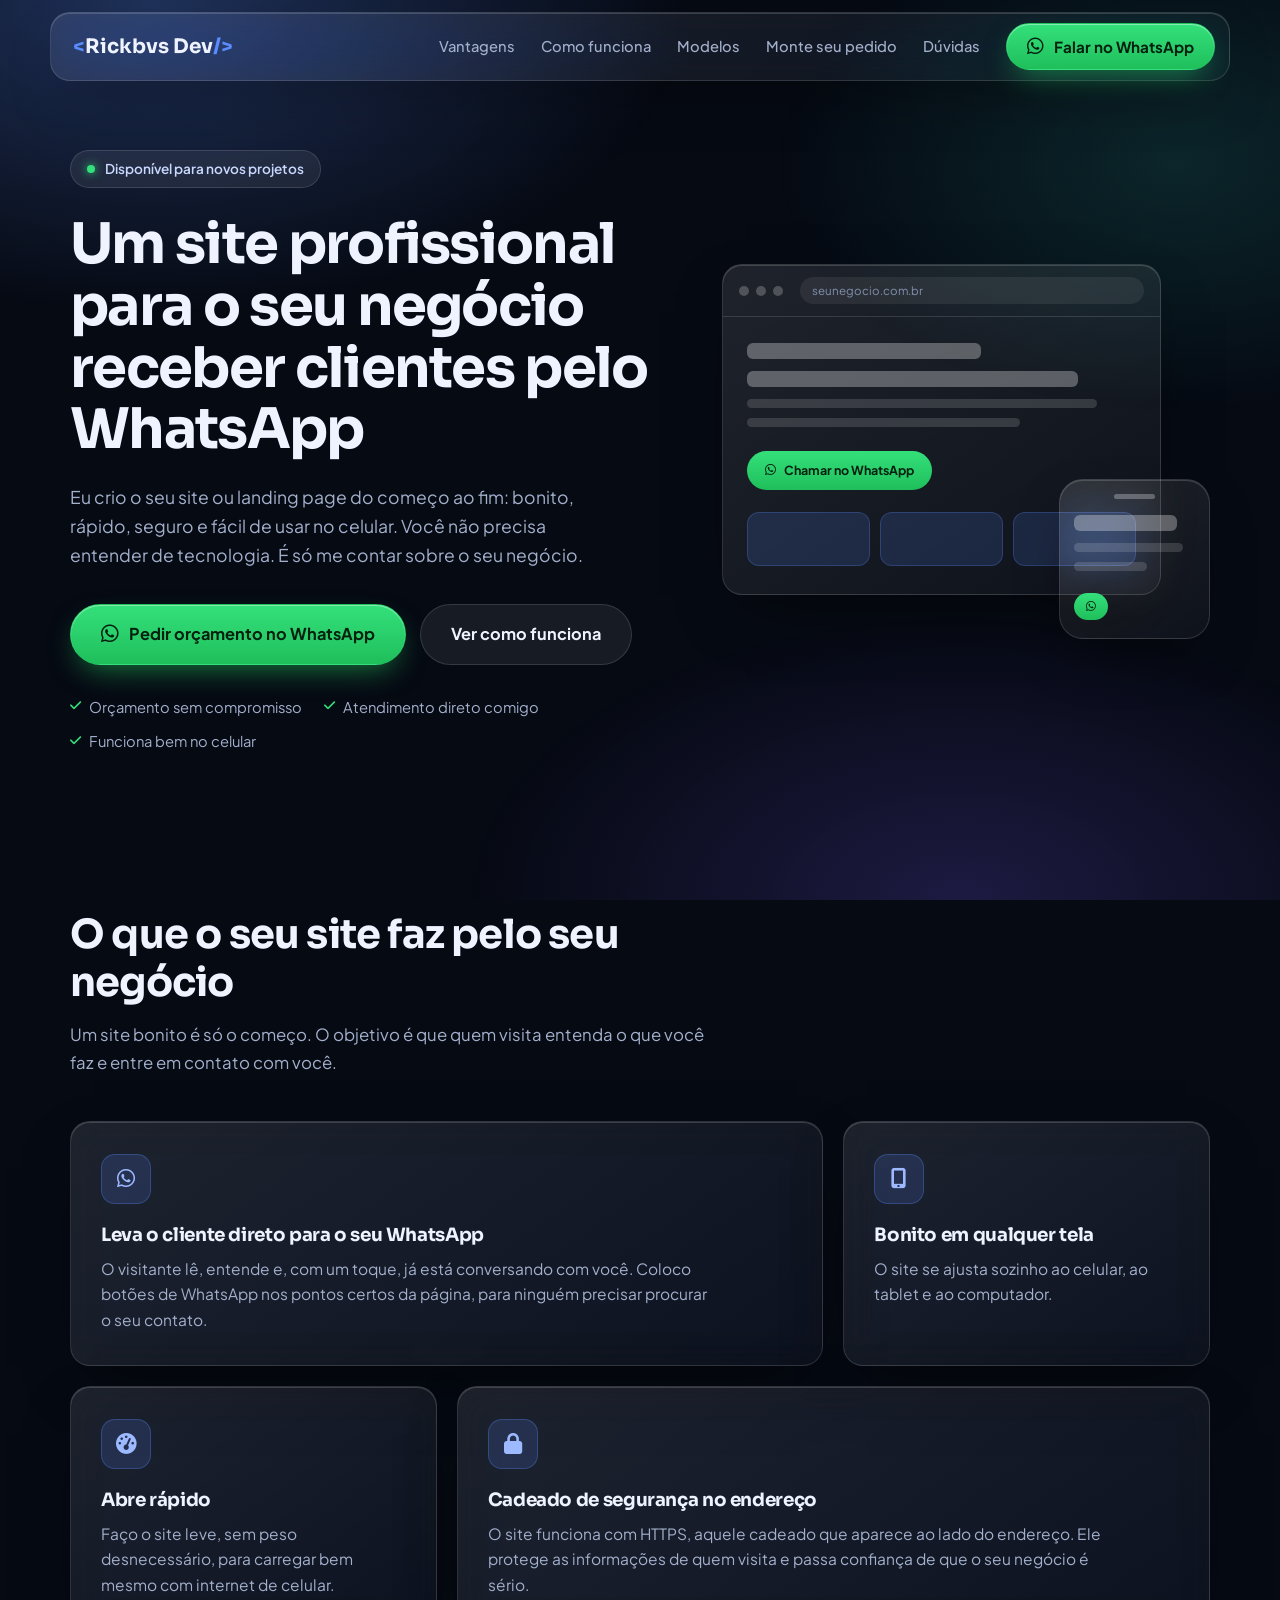
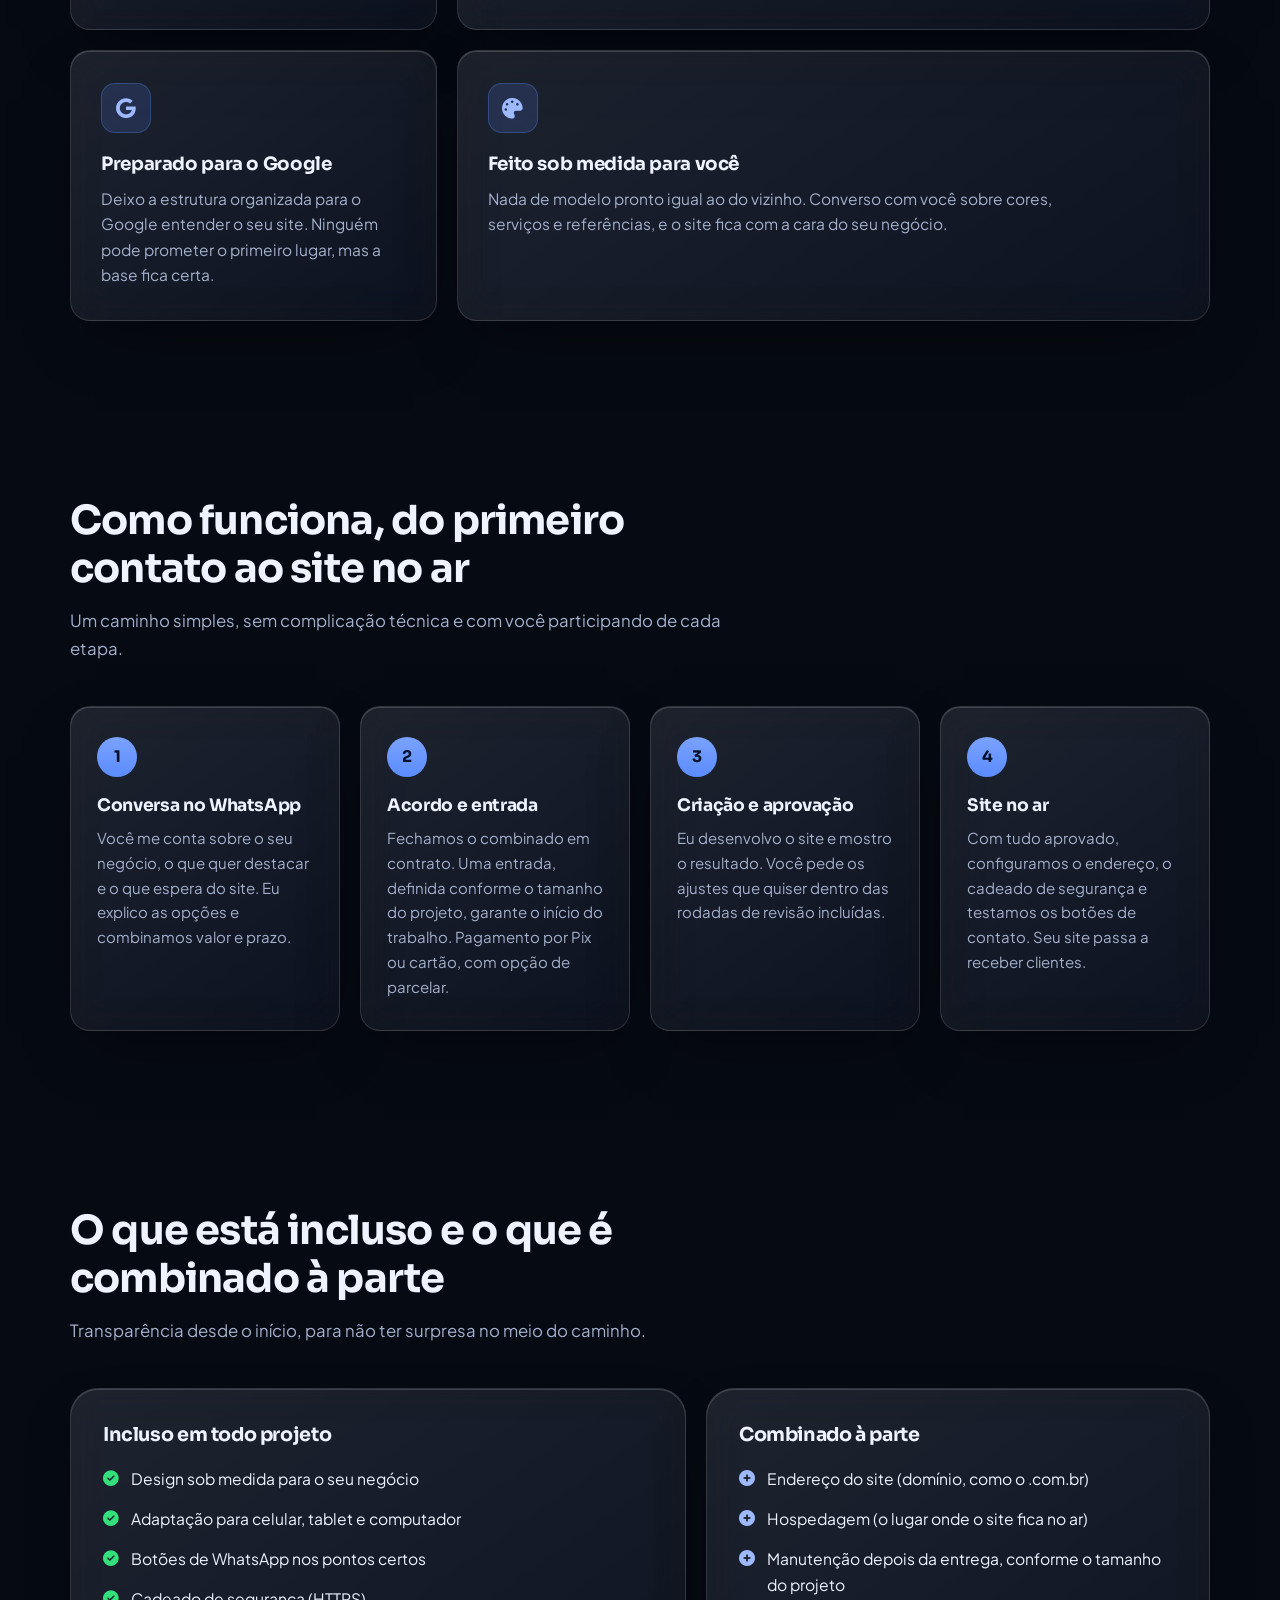
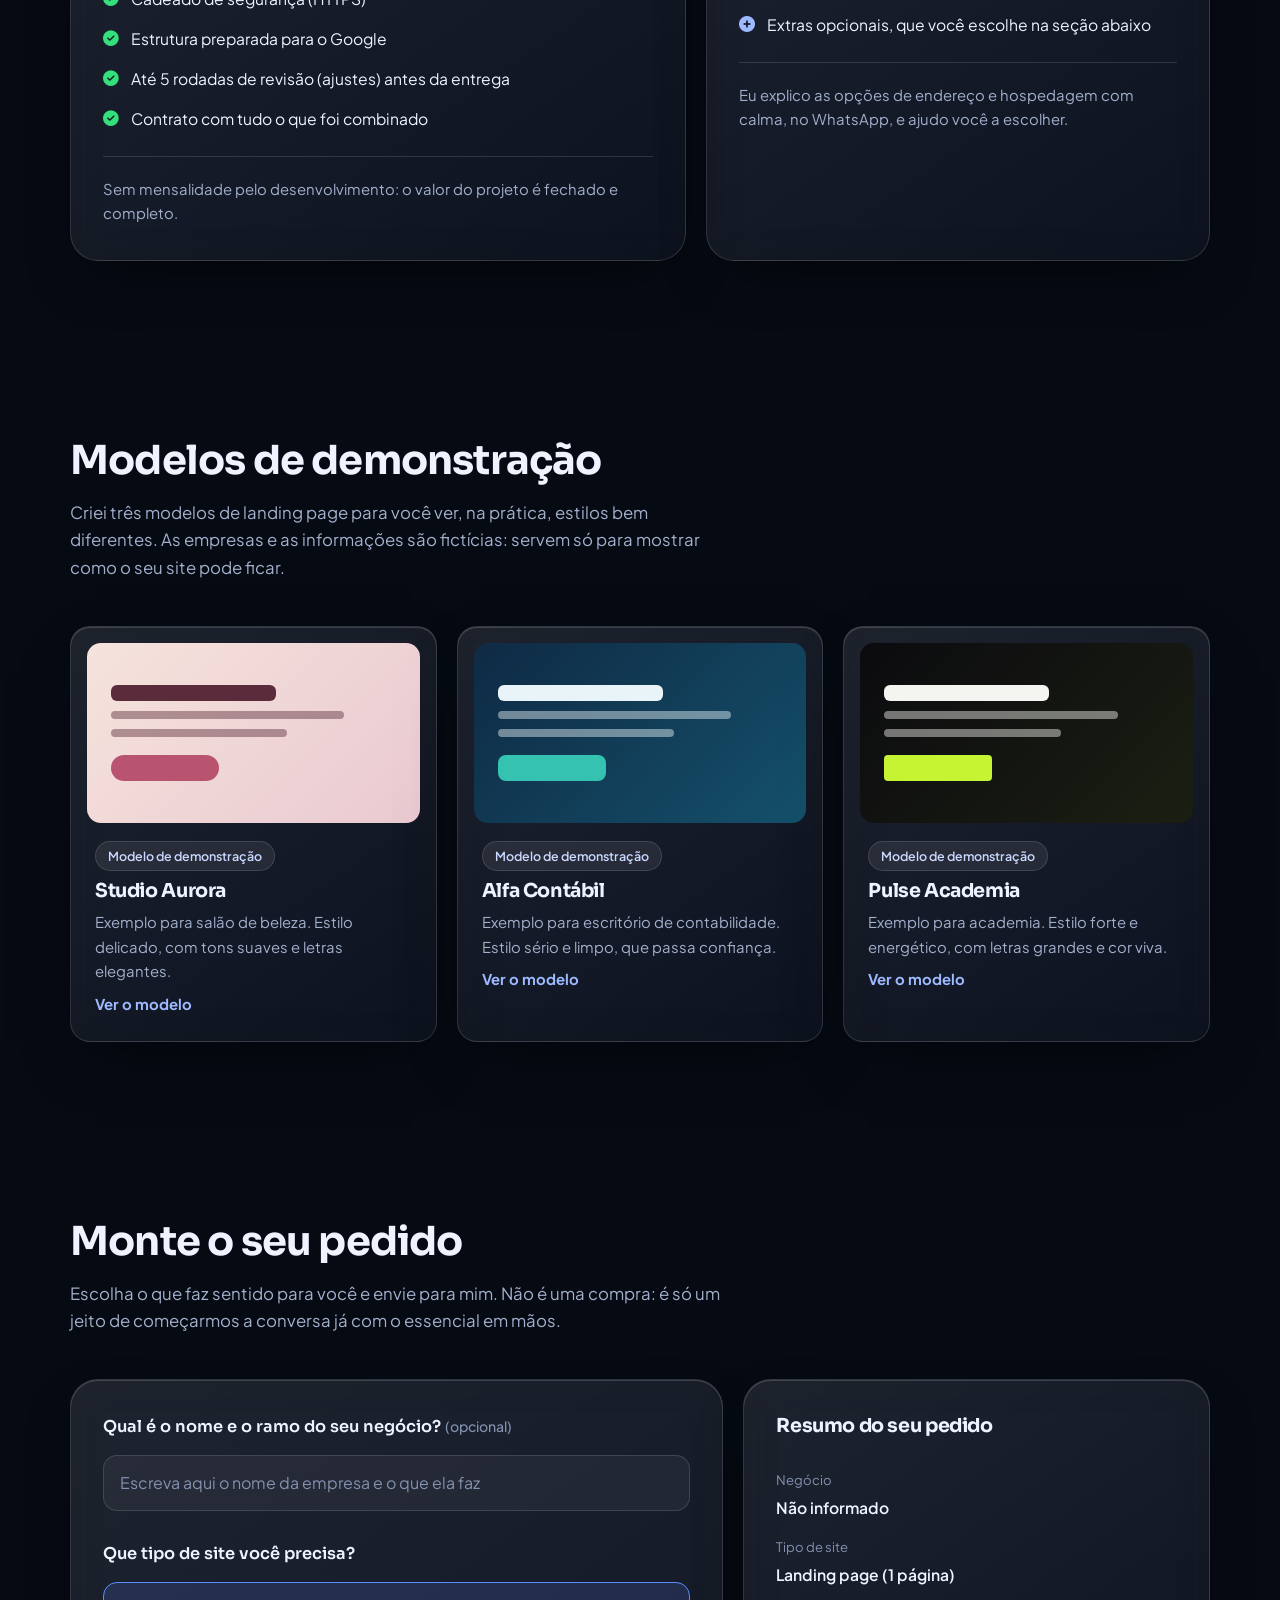
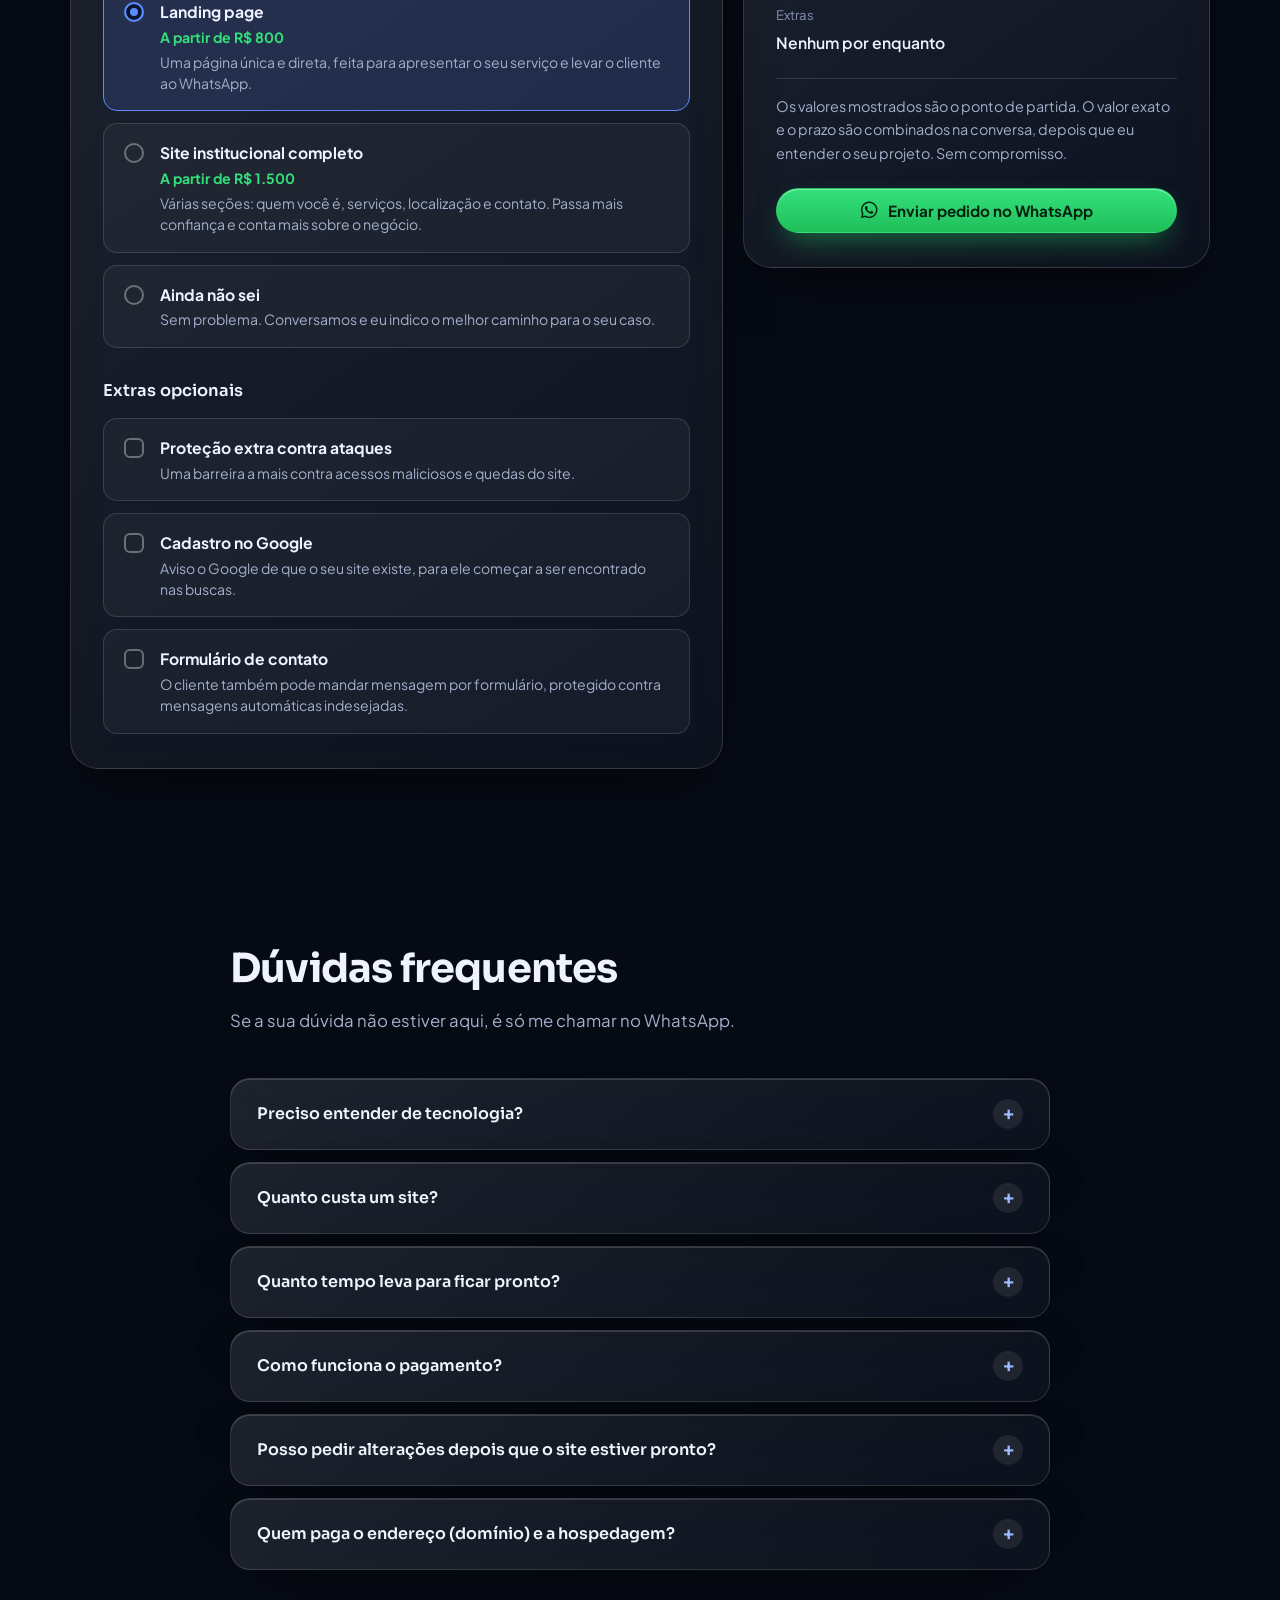
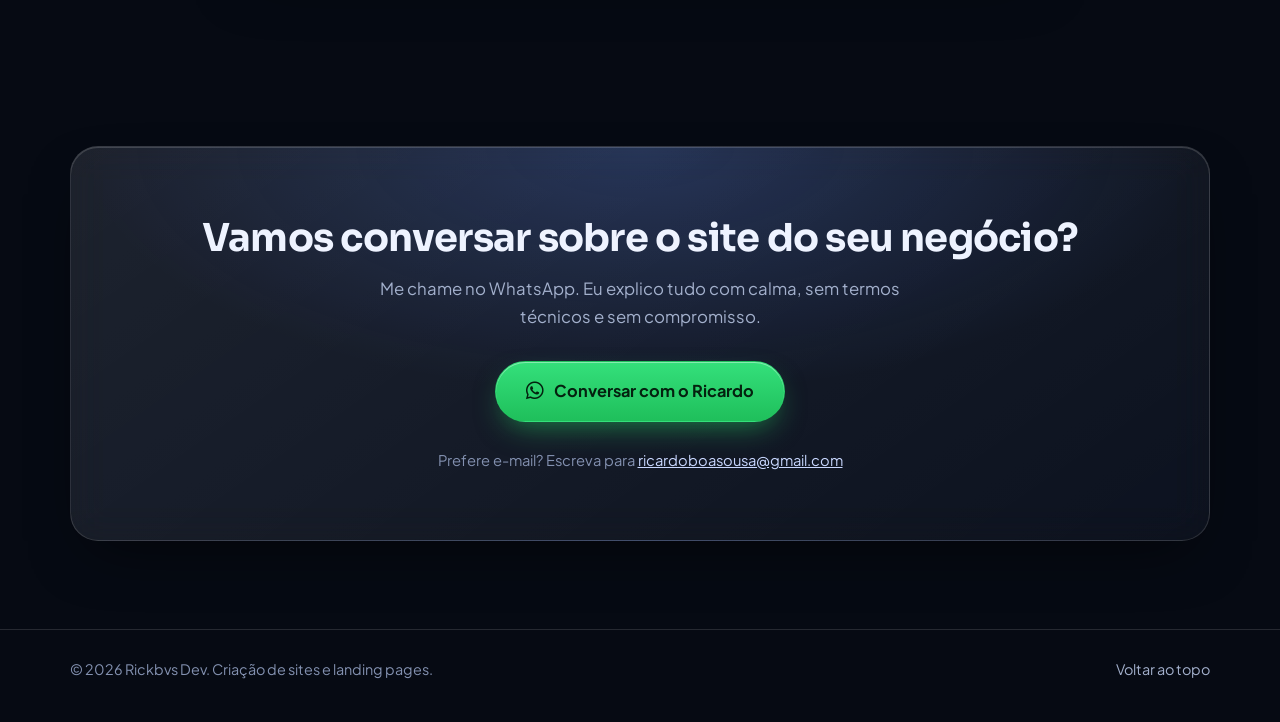
<file: index.html>
<!DOCTYPE html>
<html lang="pt-BR">
<head>
  <meta charset="UTF-8">
  <meta name="viewport" content="width=device-width, initial-scale=1.0">
  <title>Rickbvs Dev | Sites e landing pages que levam clientes ao seu WhatsApp</title>
  <meta name="description" content="Criação de sites e landing pages profissionais para empresas e autônomos: bonitos, rápidos, seguros, ótimos no celular e com botão direto para o WhatsApp. Peça um orçamento sem compromisso.">
  <meta name="theme-color" content="#060a13">
  <link rel="canonical" href="https://rickbvs-dev.vercel.app/">

  <!-- Compartilhamento (WhatsApp, Facebook, LinkedIn) -->
  <meta property="og:type" content="website">
  <meta property="og:locale" content="pt_BR">
  <meta property="og:url" content="https://rickbvs-dev.vercel.app/">
  <meta property="og:title" content="Rickbvs Dev | Sites e landing pages que levam clientes ao seu WhatsApp">
  <meta property="og:description" content="Sites profissionais, rápidos e seguros, feitos sob medida para o seu negócio. Peça um orçamento sem compromisso.">

  <!-- Ícone da aba (desenhado em código, sem precisar de arquivo de imagem) -->
  <link rel="icon" href="data:image/svg+xml,%3Csvg xmlns='http://www.w3.org/2000/svg' viewBox='0 0 64 64'%3E%3Crect width='64' height='64' rx='16' fill='%230c1424'/%3E%3Ctext x='32' y='43' font-family='Arial,sans-serif' font-size='32' font-weight='700' fill='%235b8cff' text-anchor='middle'%3ER%3C/text%3E%3C/svg%3E">

  <!-- Fontes -->
  <link rel="preconnect" href="https://fonts.googleapis.com">
  <link rel="preconnect" href="https://fonts.gstatic.com" crossorigin>
  <link href="https://fonts.googleapis.com/css2?family=Plus+Jakarta+Sans:wght@400;500;600;700&family=Sora:wght@500;600;700&display=swap" rel="stylesheet">

  <!-- Font Awesome (ícones) -->
  <link rel="preload" href="https://cdnjs.cloudflare.com/ajax/libs/font-awesome/6.4.0/css/all.min.css" as="style" onload="this.onload=null;this.rel='stylesheet'">
  <noscript><link rel="stylesheet" href="https://cdnjs.cloudflare.com/ajax/libs/font-awesome/6.4.0/css/all.min.css"></noscript>

  <link rel="stylesheet" href="style.css">

  <!-- Dados para o Google entender quem você é -->
  <script type="application/ld+json">
  {
    "@context": "https://schema.org",
    "@type": "ProfessionalService",
    "name": "Rickbvs Dev",
    "url": "https://rickbvs-dev.vercel.app/",
    "description": "Criação de sites e landing pages profissionais para empresas e profissionais autônomos.",
    "email": "ricardoboasousa@gmail.com",
    "telephone": "+5571996025066"
  }
  </script>
</head>
<body>

  <a class="skip-link" href="#conteudo">Ir para o conteúdo</a>

  <!-- Barra de navegação -->
  <header class="navbar glass" id="navbar">
    <div class="nav-container">
      <a href="#topo" class="nav-logo" aria-label="Rickbvs Dev, voltar ao início">
        <span class="logo-code">&lt;</span>Rickbvs Dev<span class="logo-code">/&gt;</span>
      </a>

      <nav class="nav-menu" id="navMenu" aria-label="Menu principal">
        <a href="#beneficios" class="nav-link">Vantagens</a>
        <a href="#processo" class="nav-link">Como funciona</a>
        <a href="#modelos" class="nav-link">Modelos</a>
        <a href="#pedido" class="nav-link">Monte seu pedido</a>
        <a href="#duvidas" class="nav-link">Dúvidas</a>
        <a href="https://wa.me/5571996025066" data-wa="Olá, Ricardo! Vi o seu site e gostaria de pedir um orçamento." class="btn btn-whatsapp nav-cta">
          <i class="fa-brands fa-whatsapp" aria-hidden="true"></i> Falar no WhatsApp
        </a>
      </nav>

      <button class="nav-toggle" id="navToggle" type="button" aria-label="Abrir menu" aria-expanded="false" aria-controls="navMenu">
        <i class="fa-solid fa-bars" aria-hidden="true"></i>
      </button>
    </div>
  </header>

  <main id="conteudo">

    <!-- Topo -->
    <section class="hero" id="topo">
      <div class="container hero-grid">
        <div class="hero-copy">
          <p class="hero-badge"><span class="pulse-dot" aria-hidden="true"></span> Disponível para novos projetos</p>
          <h1 class="hero-title">Um site profissional para o seu negócio receber clientes pelo WhatsApp</h1>
          <p class="hero-subtitle">
            Eu crio o seu site ou landing page do começo ao fim: bonito, rápido, seguro e fácil de usar no celular. Você não precisa entender de tecnologia. É só me contar sobre o seu negócio.
          </p>
          <div class="hero-actions">
            <a href="https://wa.me/5571996025066" data-wa="Olá, Ricardo! Vi o seu site e gostaria de pedir um orçamento para o meu negócio." class="btn btn-whatsapp btn-large">
              <i class="fa-brands fa-whatsapp" aria-hidden="true"></i> Pedir orçamento no WhatsApp
            </a>
            <a href="#processo" class="btn btn-glass btn-large">Ver como funciona</a>
          </div>
          <ul class="hero-points">
            <li><i class="fa-solid fa-check" aria-hidden="true"></i> Orçamento sem compromisso</li>
            <li><i class="fa-solid fa-check" aria-hidden="true"></i> Atendimento direto comigo</li>
            <li><i class="fa-solid fa-check" aria-hidden="true"></i> Funciona bem no celular</li>
          </ul>
        </div>

        <!-- Ilustração decorativa: um site no computador e no celular -->
        <div class="hero-visual" aria-hidden="true">
          <div class="mock-browser glass">
            <div class="mock-bar">
              <span></span><span></span><span></span>
              <div class="mock-url">seunegocio.com.br</div>
            </div>
            <div class="mock-body">
              <div class="mock-line lg w60"></div>
              <div class="mock-line lg w85"></div>
              <div class="mock-line w90"></div>
              <div class="mock-line w70"></div>
              <div class="mock-btn"><i class="fa-brands fa-whatsapp"></i> Chamar no WhatsApp</div>
              <div class="mock-tiles"><i></i><i></i><i></i></div>
            </div>
          </div>
          <div class="mock-phone glass">
            <div class="mock-notch"></div>
            <div class="mock-line lg w85"></div>
            <div class="mock-line w90"></div>
            <div class="mock-line w60"></div>
            <div class="mock-btn small"><i class="fa-brands fa-whatsapp"></i></div>
          </div>
        </div>
      </div>
    </section>

    <!-- Vantagens -->
    <section id="beneficios" class="section">
      <div class="container">
        <div class="section-head">
          <h2>O que o seu site faz pelo seu negócio</h2>
          <p>Um site bonito é só o começo. O objetivo é que quem visita entenda o que você faz e entre em contato com você.</p>
        </div>

        <div class="bento">
          <article class="glass tile wide">
            <div class="tile-icon"><i class="fa-brands fa-whatsapp" aria-hidden="true"></i></div>
            <h3>Leva o cliente direto para o seu WhatsApp</h3>
            <p>O visitante lê, entende e, com um toque, já está conversando com você. Coloco botões de WhatsApp nos pontos certos da página, para ninguém precisar procurar o seu contato.</p>
          </article>

          <article class="glass tile">
            <div class="tile-icon"><i class="fa-solid fa-mobile-screen-button" aria-hidden="true"></i></div>
            <h3>Bonito em qualquer tela</h3>
            <p>O site se ajusta sozinho ao celular, ao tablet e ao computador.</p>
          </article>

          <article class="glass tile">
            <div class="tile-icon"><i class="fa-solid fa-gauge-high" aria-hidden="true"></i></div>
            <h3>Abre rápido</h3>
            <p>Faço o site leve, sem peso desnecessário, para carregar bem mesmo com internet de celular.</p>
          </article>

          <article class="glass tile wide">
            <div class="tile-icon"><i class="fa-solid fa-lock" aria-hidden="true"></i></div>
            <h3>Cadeado de segurança no endereço</h3>
            <p>O site funciona com HTTPS, aquele cadeado que aparece ao lado do endereço. Ele protege as informações de quem visita e passa confiança de que o seu negócio é sério.</p>
          </article>

          <article class="glass tile">
            <div class="tile-icon"><i class="fa-brands fa-google" aria-hidden="true"></i></div>
            <h3>Preparado para o Google</h3>
            <p>Deixo a estrutura organizada para o Google entender o seu site. Ninguém pode prometer o primeiro lugar, mas a base fica certa.</p>
          </article>

          <article class="glass tile wide">
            <div class="tile-icon"><i class="fa-solid fa-palette" aria-hidden="true"></i></div>
            <h3>Feito sob medida para você</h3>
            <p>Nada de modelo pronto igual ao do vizinho. Converso com você sobre cores, serviços e referências, e o site fica com a cara do seu negócio.</p>
          </article>
        </div>
      </div>
    </section>

    <!-- Como funciona -->
    <section id="processo" class="section">
      <div class="container">
        <div class="section-head">
          <h2>Como funciona, do primeiro contato ao site no ar</h2>
          <p>Um caminho simples, sem complicação técnica e com você participando de cada etapa.</p>
        </div>

        <ol class="steps">
          <li class="glass step">
            <span class="step-num">1</span>
            <h3>Conversa no WhatsApp</h3>
            <p>Você me conta sobre o seu negócio, o que quer destacar e o que espera do site. Eu explico as opções e combinamos valor e prazo.</p>
          </li>
          <li class="glass step">
            <span class="step-num">2</span>
            <h3>Acordo e entrada</h3>
            <p>Fechamos o combinado em contrato. Uma entrada, definida conforme o tamanho do projeto, garante o início do trabalho. Pagamento por Pix ou cartão, com opção de parcelar.</p>
          </li>
          <li class="glass step">
            <span class="step-num">3</span>
            <h3>Criação e aprovação</h3>
            <p>Eu desenvolvo o site e mostro o resultado. Você pede os ajustes que quiser dentro das rodadas de revisão incluídas.</p>
          </li>
          <li class="glass step">
            <span class="step-num">4</span>
            <h3>Site no ar</h3>
            <p>Com tudo aprovado, configuramos o endereço, o cadeado de segurança e testamos os botões de contato. Seu site passa a receber clientes.</p>
          </li>
        </ol>
      </div>
    </section>

    <!-- O que está incluso -->
    <section id="incluso" class="section">
      <div class="container">
        <div class="section-head">
          <h2>O que está incluso e o que é combinado à parte</h2>
          <p>Transparência desde o início, para não ter surpresa no meio do caminho.</p>
        </div>

        <div class="included-grid">
          <div class="glass panel">
            <h3>Incluso em todo projeto</h3>
            <ul class="check-list">
              <li><i class="fa-solid fa-circle-check" aria-hidden="true"></i> Design sob medida para o seu negócio</li>
              <li><i class="fa-solid fa-circle-check" aria-hidden="true"></i> Adaptação para celular, tablet e computador</li>
              <li><i class="fa-solid fa-circle-check" aria-hidden="true"></i> Botões de WhatsApp nos pontos certos</li>
              <li><i class="fa-solid fa-circle-check" aria-hidden="true"></i> Cadeado de segurança (HTTPS)</li>
              <li><i class="fa-solid fa-circle-check" aria-hidden="true"></i> Estrutura preparada para o Google</li>
              <li><i class="fa-solid fa-circle-check" aria-hidden="true"></i> Até 5 rodadas de revisão (ajustes) antes da entrega</li>
              <li><i class="fa-solid fa-circle-check" aria-hidden="true"></i> Contrato com tudo o que foi combinado</li>
            </ul>
            <p class="panel-note">Sem mensalidade pelo desenvolvimento: o valor do projeto é fechado e completo.</p>
          </div>

          <div class="glass panel">
            <h3>Combinado à parte</h3>
            <ul class="plus-list">
              <li><i class="fa-solid fa-circle-plus" aria-hidden="true"></i> Endereço do site (domínio, como o .com.br)</li>
              <li><i class="fa-solid fa-circle-plus" aria-hidden="true"></i> Hospedagem (o lugar onde o site fica no ar)</li>
              <li><i class="fa-solid fa-circle-plus" aria-hidden="true"></i> Manutenção depois da entrega, conforme o tamanho do projeto</li>
              <li><i class="fa-solid fa-circle-plus" aria-hidden="true"></i> Extras opcionais, que você escolhe na seção abaixo</li>
            </ul>
            <p class="panel-note">Eu explico as opções de endereço e hospedagem com calma, no WhatsApp, e ajudo você a escolher.</p>
          </div>
        </div>
      </div>
    </section>

    <!-- Modelos de demonstração -->
    <section id="modelos" class="section">
      <div class="container">
        <div class="section-head">
          <h2>Modelos de demonstração</h2>
          <p>Criei três modelos de landing page para você ver, na prática, estilos bem diferentes. As empresas e as informações são fictícias: servem só para mostrar como o seu site pode ficar.</p>
        </div>

        <div class="demos">
          <a class="glass demo-card" href="modelos/studio-aurora.html" target="_blank" rel="noopener">
            <div class="demo-preview demo-aurora" aria-hidden="true"><b></b><i></i><i></i><em></em></div>
            <div class="demo-info">
              <span class="demo-badge">Modelo de demonstração</span>
              <h3>Studio Aurora</h3>
              <p>Exemplo para salão de beleza. Estilo delicado, com tons suaves e letras elegantes.</p>
              <span class="demo-link">Ver o modelo</span>
            </div>
          </a>

          <a class="glass demo-card" href="modelos/alfa-contabil.html" target="_blank" rel="noopener">
            <div class="demo-preview demo-alfa" aria-hidden="true"><b></b><i></i><i></i><em></em></div>
            <div class="demo-info">
              <span class="demo-badge">Modelo de demonstração</span>
              <h3>Alfa Contábil</h3>
              <p>Exemplo para escritório de contabilidade. Estilo sério e limpo, que passa confiança.</p>
              <span class="demo-link">Ver o modelo</span>
            </div>
          </a>

          <a class="glass demo-card" href="modelos/pulse-academia.html" target="_blank" rel="noopener">
            <div class="demo-preview demo-pulse" aria-hidden="true"><b></b><i></i><i></i><em></em></div>
            <div class="demo-info">
              <span class="demo-badge">Modelo de demonstração</span>
              <h3>Pulse Academia</h3>
              <p>Exemplo para academia. Estilo forte e energético, com letras grandes e cor viva.</p>
              <span class="demo-link">Ver o modelo</span>
            </div>
          </a>
        </div>
      </div>
    </section>

    <!-- Monte seu pedido -->
    <section id="pedido" class="section">
      <div class="container">
        <div class="section-head">
          <h2>Monte o seu pedido</h2>
          <p>Escolha o que faz sentido para você e envie para mim. Não é uma compra: é só um jeito de começarmos a conversa já com o essencial em mãos.</p>
        </div>

        <div class="builder">
          <div class="builder-options glass panel">
            <div class="field">
              <label for="bizName" class="field-label">Qual é o nome e o ramo do seu negócio? <span class="optional">(opcional)</span></label>
              <input id="bizName" type="text" maxlength="80" placeholder="Escreva aqui o nome da empresa e o que ela faz" autocomplete="organization">
            </div>

            <fieldset class="choice-group">
              <legend>Que tipo de site você precisa?</legend>

              <label class="choice">
                <input type="radio" name="projectType" value="Landing page (1 página)" checked>
                <span class="choice-box">
                  <strong>Landing page</strong>
                  <span class="choice-price">A partir de R$ 800</span>
                  <span>Uma página única e direta, feita para apresentar o seu serviço e levar o cliente ao WhatsApp.</span>
                </span>
              </label>

              <label class="choice">
                <input type="radio" name="projectType" value="Site institucional completo (várias seções)">
                <span class="choice-box">
                  <strong>Site institucional completo</strong>
                  <span class="choice-price">A partir de R$ 1.500</span>
                  <span>Várias seções: quem você é, serviços, localização e contato. Passa mais confiança e conta mais sobre o negócio.</span>
                </span>
              </label>

              <label class="choice">
                <input type="radio" name="projectType" value="Ainda não sei, quero ajuda para escolher">
                <span class="choice-box">
                  <strong>Ainda não sei</strong>
                  <span>Sem problema. Conversamos e eu indico o melhor caminho para o seu caso.</span>
                </span>
              </label>
            </fieldset>

            <fieldset class="choice-group">
              <legend>Extras opcionais</legend>

              <label class="choice">
                <input type="checkbox" class="addon" value="Proteção extra contra ataques (Cloudflare)">
                <span class="choice-box">
                  <strong>Proteção extra contra ataques</strong>
                  <span>Uma barreira a mais contra acessos maliciosos e quedas do site.</span>
                </span>
              </label>

              <label class="choice">
                <input type="checkbox" class="addon" value="Cadastro no Google (Search Console)">
                <span class="choice-box">
                  <strong>Cadastro no Google</strong>
                  <span>Aviso o Google de que o seu site existe, para ele começar a ser encontrado nas buscas.</span>
                </span>
              </label>

              <label class="choice">
                <input type="checkbox" class="addon" value="Formulário de contato com proteção contra spam">
                <span class="choice-box">
                  <strong>Formulário de contato</strong>
                  <span>O cliente também pode mandar mensagem por formulário, protegido contra mensagens automáticas indesejadas.</span>
                </span>
              </label>
            </fieldset>
          </div>

          <aside class="summary glass panel" aria-live="polite">
            <h3>Resumo do seu pedido</h3>
            <dl class="summary-list">
              <dt>Negócio</dt>
              <dd id="sumBiz">Não informado</dd>
              <dt>Tipo de site</dt>
              <dd id="sumType"></dd>
              <dt>Extras</dt>
              <dd id="sumExtras">Nenhum por enquanto</dd>
            </dl>
            <p class="summary-note">Os valores mostrados são o ponto de partida. O valor exato e o prazo são combinados na conversa, depois que eu entender o seu projeto. Sem compromisso.</p>
            <button id="btnSendQuote" class="btn btn-whatsapp btn-block" type="button">
              <i class="fa-brands fa-whatsapp" aria-hidden="true"></i> Enviar pedido no WhatsApp
            </button>
          </aside>
        </div>
      </div>
    </section>

    <!-- Dúvidas frequentes -->
    <section id="duvidas" class="section">
      <div class="container faq-wrap">
        <div class="section-head">
          <h2>Dúvidas frequentes</h2>
          <p>Se a sua dúvida não estiver aqui, é só me chamar no WhatsApp.</p>
        </div>

        <div class="faq">
          <details class="glass">
            <summary>Preciso entender de tecnologia?</summary>
            <p>Não. Eu cuido de toda a parte técnica e explico tudo em linguagem simples. Você só precisa me contar sobre o seu negócio e dizer o que gostou ou não.</p>
          </details>
          <details class="glass">
            <summary>Quanto custa um site?</summary>
            <p>Uma landing page começa a partir de R$ 800 e um site institucional completo, a partir de R$ 1.500. O valor exato depende do que o seu projeto precisa, por isso fecho o orçamento na conversa, sem compromisso. Endereço (domínio) e hospedagem são cobrados à parte.</p>
          </details>
          <details class="glass">
            <summary>Quanto tempo leva para ficar pronto?</summary>
            <p>O prazo varia conforme o tamanho do projeto. Combinamos uma data realista no WhatsApp, antes de fecharmos o contrato.</p>
          </details>
          <details class="glass">
            <summary>Como funciona o pagamento?</summary>
            <p>Aceito Pix e cartão, com opção de parcelar. Pede-se uma entrada para iniciar o projeto, e o restante é combinado conforme o contrato. Tudo fica registrado por escrito.</p>
          </details>
          <details class="glass">
            <summary>Posso pedir alterações depois que o site estiver pronto?</summary>
            <p>Durante a criação, você tem até 5 rodadas de revisão. Cada rodada é uma lista de ajustes que você me envia de uma vez. Depois da entrega, pequenas manutenções são combinadas conforme o tamanho do projeto.</p>
          </details>
          <details class="glass">
            <summary>Quem paga o endereço (domínio) e a hospedagem?</summary>
            <p>Esses dois itens são cobrados à parte, porque pertencem ao seu negócio. Eu explico as opções, ajudo você a escolher e configuro tudo para o site entrar no ar.</p>
          </details>
        </div>
      </div>
    </section>

    <!-- Chamada final -->
    <section id="contato" class="section">
      <div class="container">
        <div class="contact-box glass">
          <h2>Vamos conversar sobre o site do seu negócio?</h2>
          <p>Me chame no WhatsApp. Eu explico tudo com calma, sem termos técnicos e sem compromisso.</p>
          <a href="https://wa.me/5571996025066" data-wa="Olá, Ricardo! Quero conversar sobre um site para o meu negócio." class="btn btn-whatsapp btn-large">
            <i class="fa-brands fa-whatsapp" aria-hidden="true"></i> Conversar com o Ricardo
          </a>
          <p class="contact-alt">Prefere e-mail? Escreva para <a href="mailto:ricardoboasousa@gmail.com">ricardoboasousa@gmail.com</a></p>
        </div>
      </div>
    </section>
  </main>

  <footer class="footer">
    <div class="container footer-content">
      <p>&copy; 2026 Rickbvs Dev. Criação de sites e landing pages.</p>
      <a href="#topo">Voltar ao topo</a>
    </div>
  </footer>

  <!-- Botão flutuante do WhatsApp -->
  <a class="wa-float" id="waFloat" href="https://wa.me/5571996025066" data-wa="Olá, Ricardo! Vi o seu site e gostaria de conversar sobre um projeto." aria-label="Falar com o Ricardo no WhatsApp">
    <i class="fa-brands fa-whatsapp" aria-hidden="true"></i>
    <span>Falar no WhatsApp</span>
  </a>

  <script src="script.js"></script>
</body>
</html>
</file>
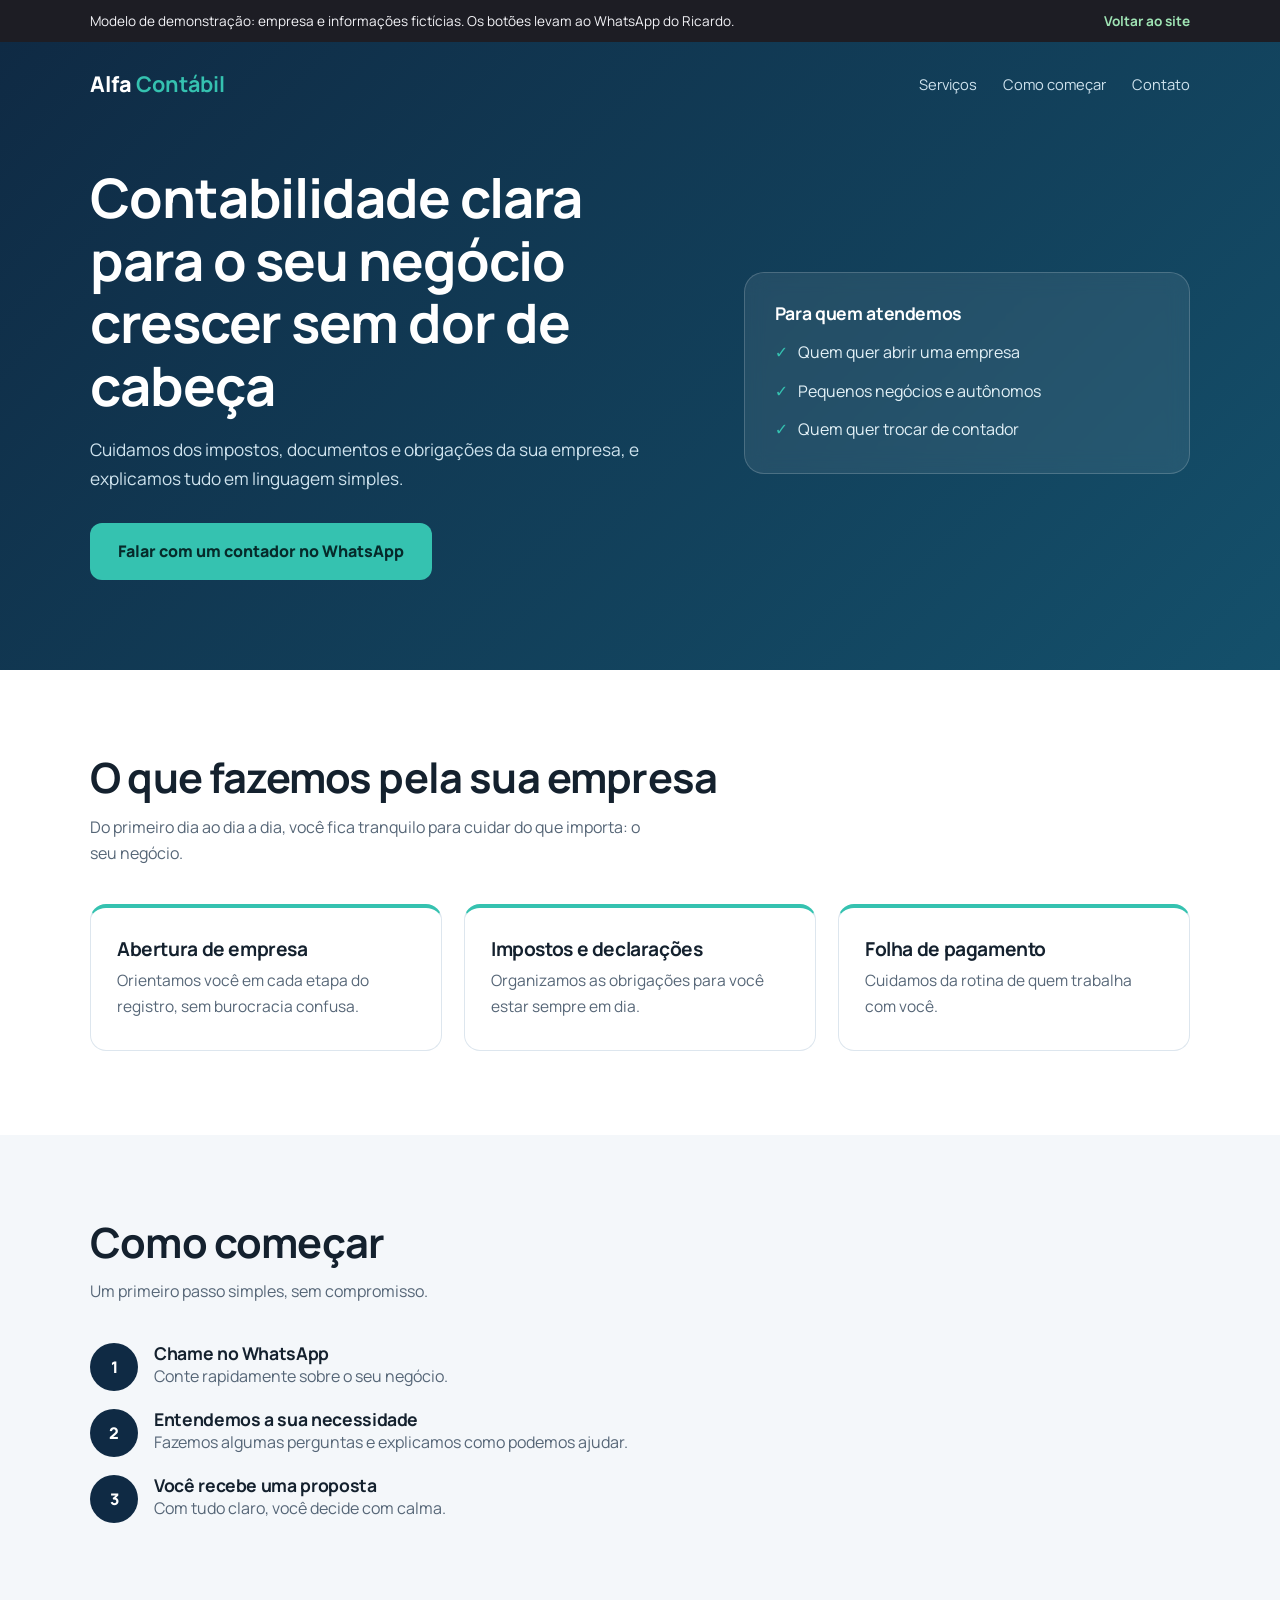
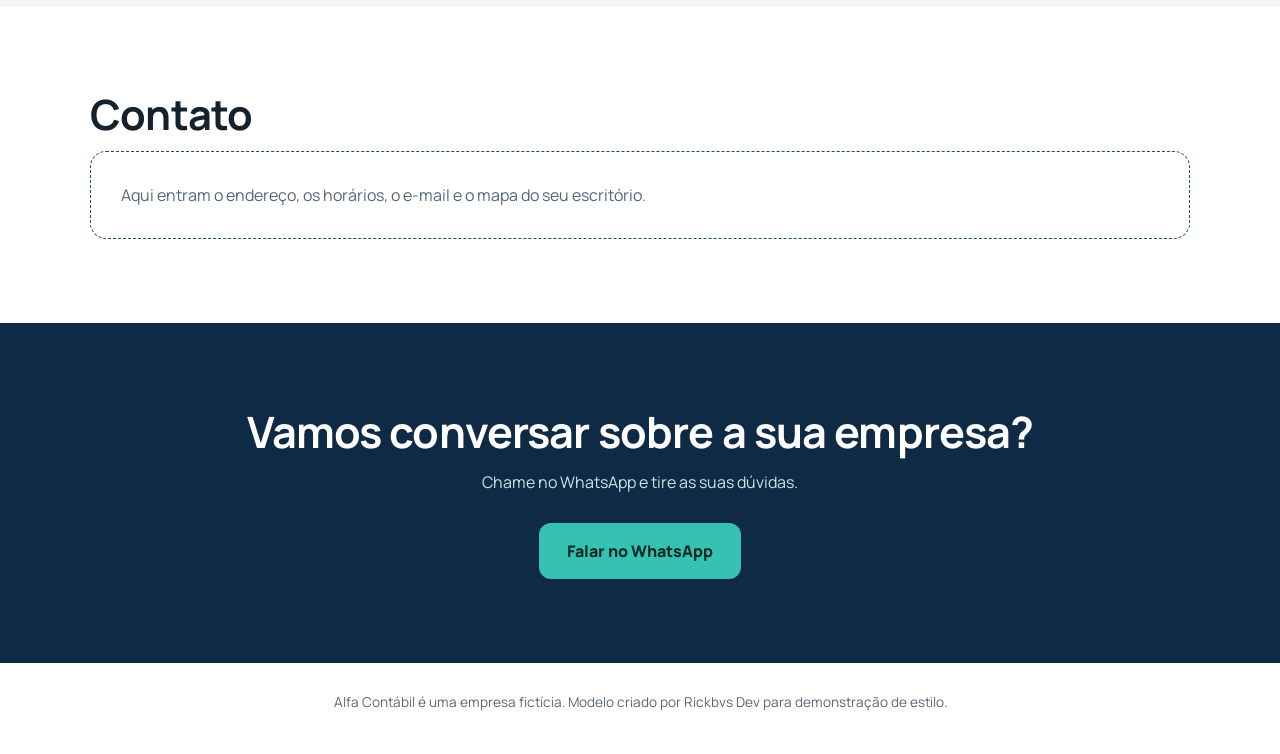
<file: modelos/alfa-contabil.html>
<!DOCTYPE html>
<html lang="pt-BR">
<head>
  <meta charset="UTF-8">
  <meta name="viewport" content="width=device-width, initial-scale=1.0">
  <meta name="robots" content="noindex">
  <title>Alfa Contábil (modelo de demonstração) | Rickbvs Dev</title>
  <link rel="preconnect" href="https://fonts.googleapis.com">
  <link rel="preconnect" href="https://fonts.gstatic.com" crossorigin>
  <link href="https://fonts.googleapis.com/css2?family=Manrope:wght@400;500;700;800&display=swap" rel="stylesheet">
  <style>
    :root { --navy:#0f2a44; --navy2:#14506b; --teal:#35c2b0; --paper:#f4f7fa; --ink:#14212e; --muted:#566677; }
    *,*::before,*::after { box-sizing:border-box; margin:0; padding:0; }
    html { scroll-behavior:smooth; }
    body { font-family:'Manrope',system-ui,sans-serif; color:var(--ink); background:#fff; line-height:1.65; }
    h1,h2,h3 { line-height:1.15; letter-spacing:-.02em; }
    a { color:inherit; }
    :focus-visible { outline:2px solid var(--teal); outline-offset:3px; }
    .wrap { width:min(1100px,100% - 40px); margin-inline:auto; }

    .demo-bar { background:#1d1d24; color:#f3f3f7; font-size:.85rem; padding:10px 0; }
    .demo-bar .wrap { display:flex; flex-wrap:wrap; gap:6px 18px; justify-content:space-between; }
    .demo-bar a { color:#9fe3b4; font-weight:700; text-decoration:none; }

    .hero { background:linear-gradient(135deg,var(--navy),var(--navy2)); color:#fff; padding-bottom:90px; }
    .top { display:flex; justify-content:space-between; align-items:center; padding:24px 0; }
    .logo { font-weight:800; font-size:1.35rem; text-decoration:none; }
    .logo b { color:var(--teal); }
    .top nav { display:flex; gap:26px; font-size:.92rem; color:#cfe3ee; }
    .top nav a { text-decoration:none; }

    .hero-grid { display:grid; grid-template-columns:1.15fr .85fr; gap:50px; align-items:center; padding-top:40px; }
    .hero h1 { font-size:clamp(2.1rem,4.6vw,3.4rem); margin-bottom:20px; }
    .hero p { color:#cfe3ee; font-size:1.08rem; max-width:50ch; margin-bottom:30px; }
    .btn { display:inline-block; padding:15px 28px; border-radius:12px; background:var(--teal); color:#062a2a; font-weight:800; text-decoration:none; transition:transform .2s; }
    .btn:hover { transform:translateY(-2px); }

    .panel { background:rgba(255,255,255,.08); border:1px solid rgba(255,255,255,.18); border-radius:20px; padding:30px; backdrop-filter:blur(10px); }
    .panel h2 { font-size:1.1rem; margin-bottom:16px; }
    .panel ul { list-style:none; display:grid; gap:12px; color:#e3f1f7; }
    .panel li::before { content:"✓"; color:var(--teal); font-weight:800; margin-right:10px; }

    .block { padding:84px 0; }
    .block.alt { background:var(--paper); }
    .block h2 { font-size:clamp(1.8rem,3.6vw,2.6rem); margin-bottom:12px; }
    .lead { color:var(--muted); max-width:56ch; margin-bottom:38px; }

    .services { display:grid; grid-template-columns:repeat(auto-fit,minmax(250px,1fr)); gap:22px; }
    .service { border:1px solid #dde6ee; border-radius:16px; padding:30px 26px; background:#fff; border-top:4px solid var(--teal); }
    .service h3 { font-size:1.2rem; margin-bottom:8px; }
    .service p { color:var(--muted); font-size:.97rem; }

    .steps { list-style:none; display:grid; gap:18px; counter-reset:s; max-width:760px; }
    .steps li { counter-increment:s; display:grid; grid-template-columns:48px 1fr; gap:16px; align-items:start; }
    .steps li::before { content:counter(s); display:grid; place-items:center; width:48px; height:48px; border-radius:50%; background:var(--navy); color:#fff; font-weight:800; }
    .steps h3 { font-size:1.1rem; }
    .steps p { color:var(--muted); }

    .place { border:1.5px dashed var(--navy2); border-radius:16px; padding:30px; color:var(--muted); background:#fff; }
    .cta { background:var(--navy); color:#fff; text-align:center; padding:84px 0; }
    .cta h2 { font-size:clamp(1.8rem,3.8vw,2.7rem); margin-bottom:12px; }
    .cta p { color:#cfe3ee; margin-bottom:28px; }
    footer { padding:28px 0 40px; text-align:center; font-size:.85rem; color:var(--muted); }

    @media (max-width:768px) {
      .top nav { display:none; }
      .hero-grid { grid-template-columns:1fr; padding-top:20px; }
      .block { padding:58px 0; }
      .btn { display:block; text-align:center; }
    }
  </style>
</head>
<body>

  <div class="demo-bar">
    <div class="wrap">
      <span>Modelo de demonstração: empresa e informações fictícias. Os botões levam ao WhatsApp do Ricardo.</span>
      <span><a href="../#modelos">Voltar ao site</a></span>
    </div>
  </div>

  <header class="hero">
    <div class="wrap">
      <div class="top">
        <a class="logo" href="#">Alfa<b> Contábil</b></a>
        <nav aria-label="Menu">
          <a href="#servicos">Serviços</a>
          <a href="#como">Como começar</a>
          <a href="#onde">Contato</a>
        </nav>
      </div>

      <div class="hero-grid">
        <div>
          <h1>Contabilidade clara para o seu negócio crescer sem dor de cabeça</h1>
          <p>Cuidamos dos impostos, documentos e obrigações da sua empresa, e explicamos tudo em linguagem simples.</p>
          <a class="btn" href="https://wa.me/5571996025066?text=Ol%C3%A1%2C%20Ricardo!%20Vi%20o%20modelo%20Alfa%20Cont%C3%A1bil%20e%20quero%20uma%20landing%20page%20com%20um%20estilo%20parecido." target="_blank" rel="noopener">Falar com um contador no WhatsApp</a>
        </div>
        <aside class="panel">
          <h2>Para quem atendemos</h2>
          <ul>
            <li>Quem quer abrir uma empresa</li>
            <li>Pequenos negócios e autônomos</li>
            <li>Quem quer trocar de contador</li>
          </ul>
        </aside>
      </div>
    </div>
  </header>

  <main>
    <section class="block" id="servicos">
      <div class="wrap">
        <h2>O que fazemos pela sua empresa</h2>
        <p class="lead">Do primeiro dia ao dia a dia, você fica tranquilo para cuidar do que importa: o seu negócio.</p>
        <div class="services">
          <article class="service"><h3>Abertura de empresa</h3><p>Orientamos você em cada etapa do registro, sem burocracia confusa.</p></article>
          <article class="service"><h3>Impostos e declarações</h3><p>Organizamos as obrigações para você estar sempre em dia.</p></article>
          <article class="service"><h3>Folha de pagamento</h3><p>Cuidamos da rotina de quem trabalha com você.</p></article>
        </div>
      </div>
    </section>

    <section class="block alt" id="como">
      <div class="wrap">
        <h2>Como começar</h2>
        <p class="lead">Um primeiro passo simples, sem compromisso.</p>
        <ol class="steps">
          <li><div><h3>Chame no WhatsApp</h3><p>Conte rapidamente sobre o seu negócio.</p></div></li>
          <li><div><h3>Entendemos a sua necessidade</h3><p>Fazemos algumas perguntas e explicamos como podemos ajudar.</p></div></li>
          <li><div><h3>Você recebe uma proposta</h3><p>Com tudo claro, você decide com calma.</p></div></li>
        </ol>
      </div>
    </section>

    <section class="block" id="onde">
      <div class="wrap">
        <h2>Contato</h2>
        <div class="place">Aqui entram o endereço, os horários, o e-mail e o mapa do seu escritório.</div>
      </div>
    </section>

    <section class="cta">
      <div class="wrap">
        <h2>Vamos conversar sobre a sua empresa?</h2>
        <p>Chame no WhatsApp e tire as suas dúvidas.</p>
        <a class="btn" href="https://wa.me/5571996025066?text=Ol%C3%A1%2C%20Ricardo!%20Vi%20o%20modelo%20Alfa%20Cont%C3%A1bil%20e%20quero%20uma%20landing%20page%20com%20um%20estilo%20parecido." target="_blank" rel="noopener">Falar no WhatsApp</a>
      </div>
    </section>
  </main>

  <footer>
    <div class="wrap">Alfa Contábil é uma empresa fictícia. Modelo criado por Rickbvs Dev para demonstração de estilo.</div>
  </footer>

</body>
</html>
</file>
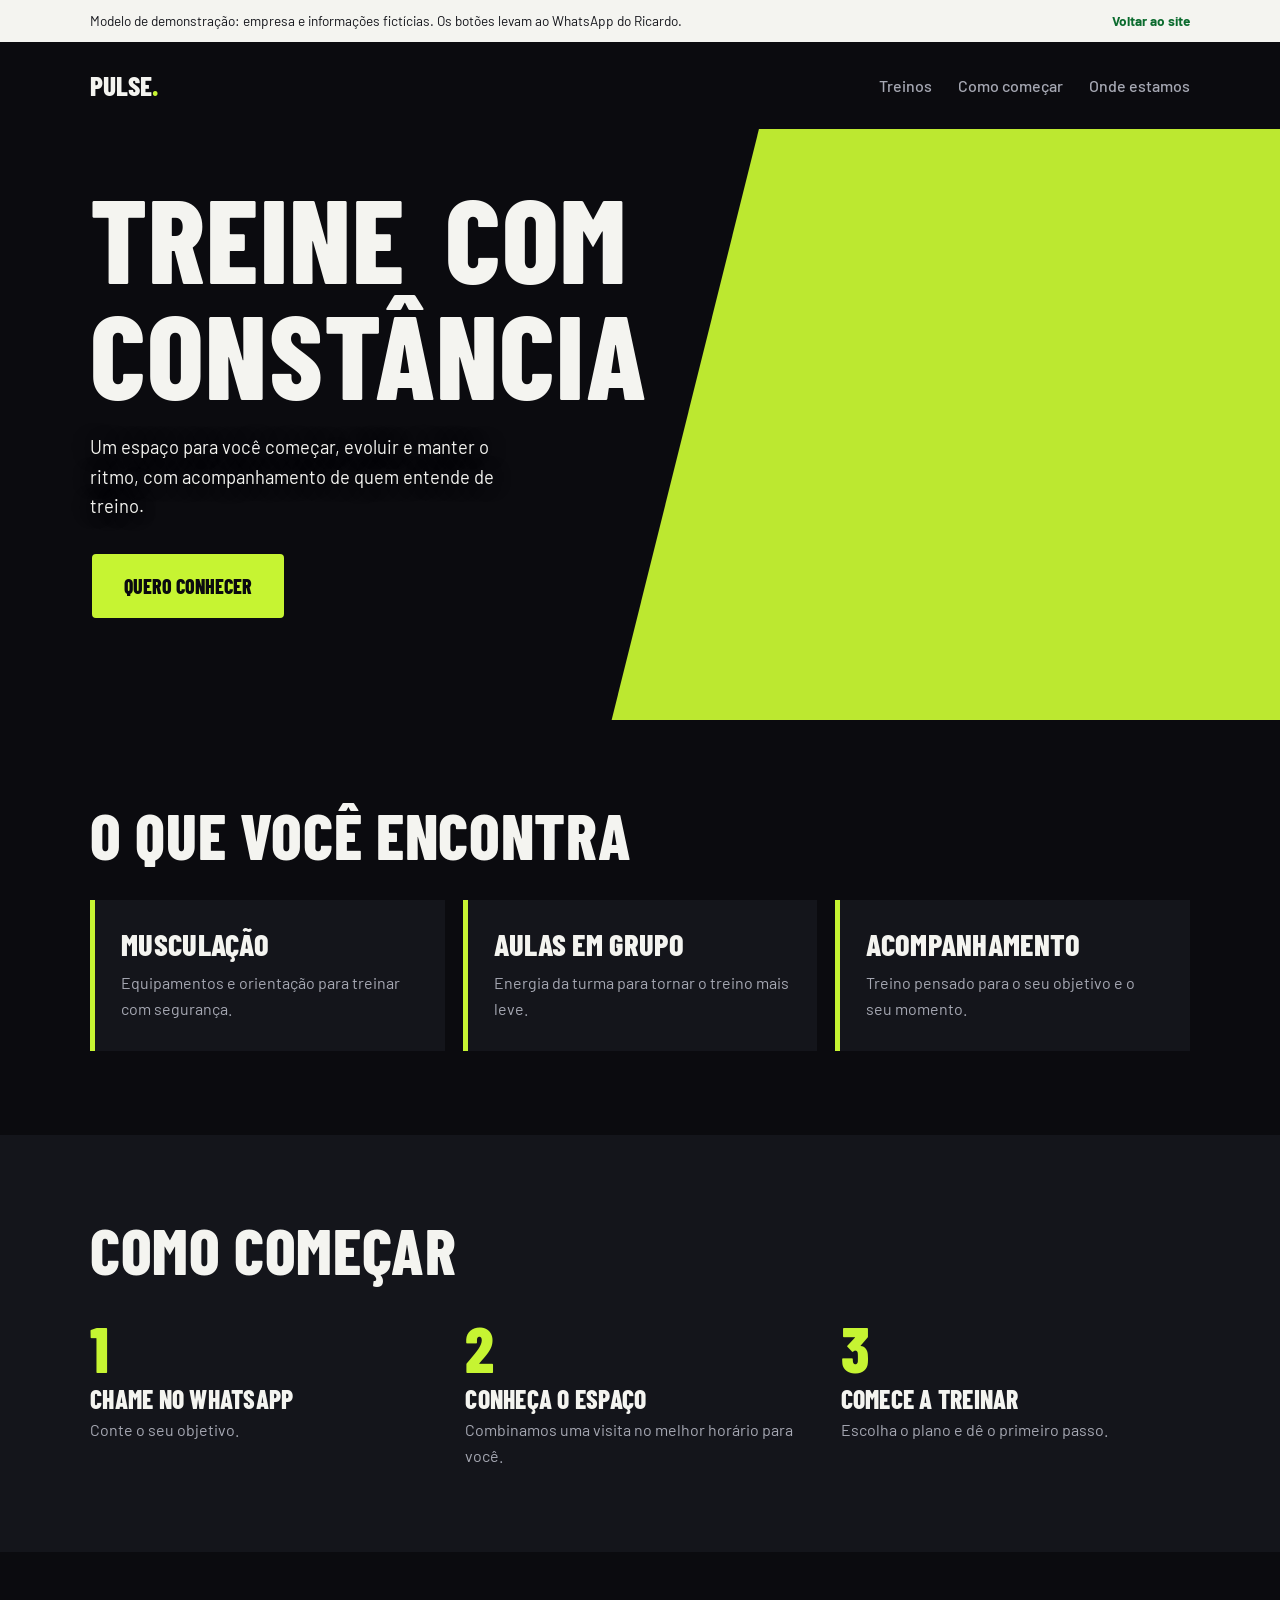
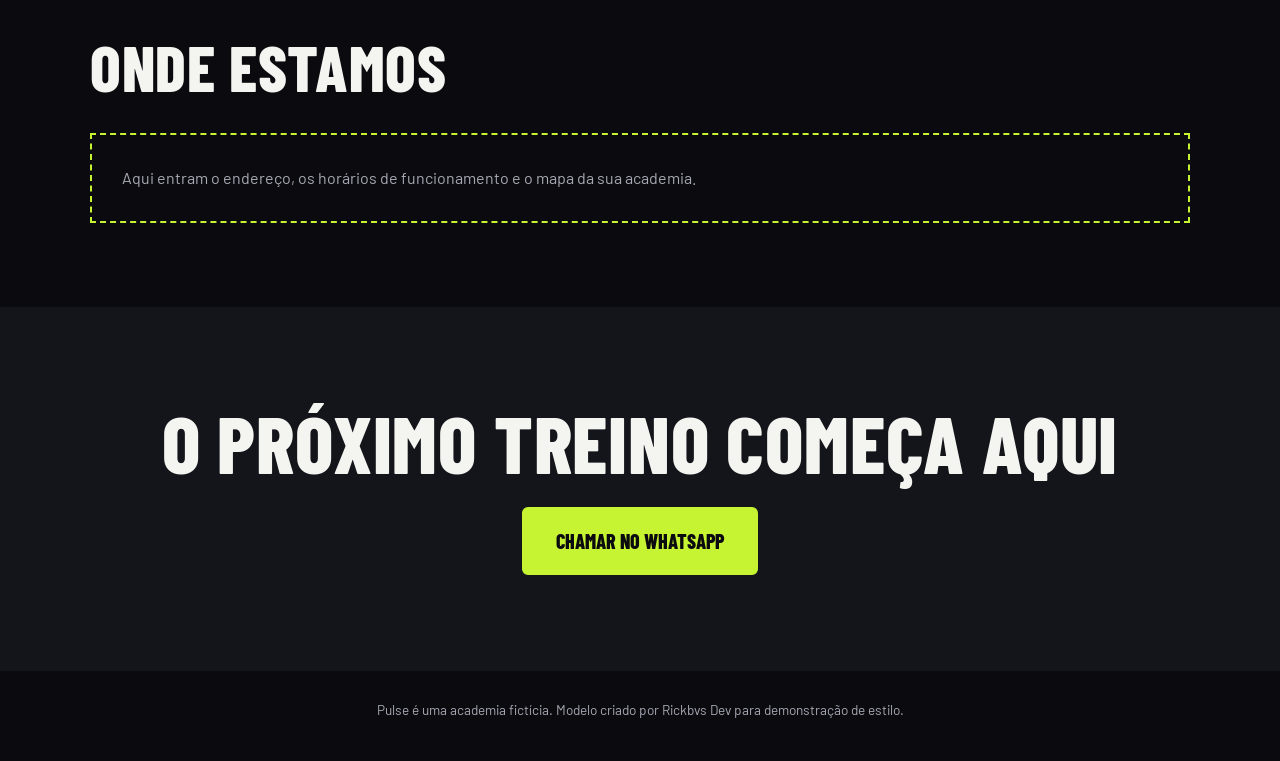
<file: modelos/pulse-academia.html>
<!DOCTYPE html>
<html lang="pt-BR">
<head>
  <meta charset="UTF-8">
  <meta name="viewport" content="width=device-width, initial-scale=1.0">
  <meta name="robots" content="noindex">
  <title>Pulse Academia (modelo de demonstração) | Rickbvs Dev</title>
  <link rel="preconnect" href="https://fonts.googleapis.com">
  <link rel="preconnect" href="https://fonts.gstatic.com" crossorigin>
  <link href="https://fonts.googleapis.com/css2?family=Barlow+Condensed:wght@600;700;800&family=Barlow:wght@400;500;600&display=swap" rel="stylesheet">
  <style>
    :root { --bg:#0b0b0f; --bg2:#14151b; --lime:#c6f432; --text:#f4f4f0; --muted:#a6a8b3; }
    *,*::before,*::after { box-sizing:border-box; margin:0; padding:0; }
    html { scroll-behavior:smooth; }
    body { font-family:'Barlow',system-ui,sans-serif; background:var(--bg); color:var(--text); line-height:1.6; }
    h1,h2,h3 { font-family:'Barlow Condensed','Arial Narrow',sans-serif; text-transform:uppercase; line-height:.98; letter-spacing:.01em; font-weight:800; }
    a { color:inherit; }
    :focus-visible { outline:2px solid var(--lime); outline-offset:3px; }
    .wrap { width:min(1100px,100% - 40px); margin-inline:auto; }

    .demo-bar { background:#f4f4f0; color:#14151b; font-size:.85rem; padding:10px 0; }
    .demo-bar .wrap { display:flex; flex-wrap:wrap; gap:6px 18px; justify-content:space-between; }
    .demo-bar a { color:#0b6b2e; font-weight:700; text-decoration:none; }

    .top { display:flex; justify-content:space-between; align-items:center; padding:22px 0; }
    .logo { font-family:'Barlow Condensed',sans-serif; font-weight:800; font-size:1.7rem; text-transform:uppercase; text-decoration:none; }
    .logo span { color:var(--lime); }
    .top nav { display:flex; gap:26px; color:var(--muted); font-weight:500; }
    .top nav a { text-decoration:none; }

    .hero { position:relative; overflow:hidden; padding:50px 0 100px; }
    .hero::before { content:""; position:absolute; right:-8%; top:-10%; width:55%; height:130%; background:var(--lime); transform:skewX(-14deg); opacity:.95; }
    .hero .wrap { position:relative; }
    .hero h1 { font-size:clamp(3.4rem,10vw,7.4rem); max-width:11ch; margin-bottom:22px; }
    .hero h1 em { font-style:normal; background:var(--bg); padding:0 .12em; }
    .hero p { max-width:44ch; color:var(--text); font-size:1.15rem; margin-bottom:30px; text-shadow:0 0 18px var(--bg); }

    .btn { display:inline-block; padding:16px 32px; background:var(--lime); color:#0b0b0f; font-family:'Barlow Condensed',sans-serif; font-size:1.25rem; font-weight:800; text-transform:uppercase; text-decoration:none; border-radius:6px; border:2px solid var(--bg); transition:transform .2s; }
    .btn:hover { transform:translate(-3px,-3px); box-shadow:5px 5px 0 var(--bg); }
    .cta .btn { border-color:var(--lime); }
    .cta .btn:hover { box-shadow:5px 5px 0 #fff; }

    .block { padding:84px 0; }
    .block.alt { background:var(--bg2); }
    .block h2 { font-size:clamp(2.4rem,6vw,4rem); margin-bottom:34px; }
    .services { display:grid; grid-template-columns:repeat(auto-fit,minmax(250px,1fr)); gap:18px; }
    .service { background:var(--bg2); border-left:5px solid var(--lime); padding:30px 26px; }
    .block.alt .service { background:var(--bg); }
    .service h3 { font-size:1.9rem; margin-bottom:10px; }
    .service p { color:var(--muted); }

    .steps { list-style:none; display:grid; grid-template-columns:repeat(auto-fit,minmax(230px,1fr)); gap:26px; counter-reset:s; }
    .steps li { counter-increment:s; }
    .steps li::before { content:counter(s); font-family:'Barlow Condensed',sans-serif; font-weight:800; font-size:4rem; line-height:1; color:var(--lime); display:block; }
    .steps h3 { font-size:1.6rem; margin:6px 0; }
    .steps p { color:var(--muted); }

    .place { border:2px dashed var(--lime); padding:30px; color:var(--muted); }
    .cta { background:var(--bg2); text-align:center; padding:96px 0; }
    .cta h2 { font-size:clamp(2.6rem,7vw,5rem); margin-bottom:26px; }
    footer { padding:28px 0 40px; text-align:center; font-size:.85rem; color:var(--muted); }

    @media (max-width:768px) {
      .top nav { display:none; }
      .hero::before { width:75%; right:-30%; opacity:.9; }
      .hero { padding:30px 0 70px; }
      .block { padding:58px 0; }
      .btn { display:block; text-align:center; }
    }
  </style>
</head>
<body>

  <div class="demo-bar">
    <div class="wrap">
      <span>Modelo de demonstração: empresa e informações fictícias. Os botões levam ao WhatsApp do Ricardo.</span>
      <span><a href="../#modelos">Voltar ao site</a></span>
    </div>
  </div>

  <div class="wrap">
    <div class="top">
      <a class="logo" href="#">Pulse<span>.</span></a>
      <nav aria-label="Menu">
        <a href="#treinos">Treinos</a>
        <a href="#como">Como começar</a>
        <a href="#onde">Onde estamos</a>
      </nav>
    </div>
  </div>

  <main>
    <section class="hero">
      <div class="wrap">
        <h1>Treine <em>com</em> constância</h1>
        <p>Um espaço para você começar, evoluir e manter o ritmo, com acompanhamento de quem entende de treino.</p>
        <a class="btn" href="https://wa.me/5571996025066?text=Ol%C3%A1%2C%20Ricardo!%20Vi%20o%20modelo%20Pulse%20Academia%20e%20quero%20uma%20landing%20page%20com%20um%20estilo%20parecido." target="_blank" rel="noopener">Quero conhecer</a>
      </div>
    </section>

    <section class="block" id="treinos">
      <div class="wrap">
        <h2>O que você encontra</h2>
        <div class="services">
          <article class="service"><h3>Musculação</h3><p>Equipamentos e orientação para treinar com segurança.</p></article>
          <article class="service"><h3>Aulas em grupo</h3><p>Energia da turma para tornar o treino mais leve.</p></article>
          <article class="service"><h3>Acompanhamento</h3><p>Treino pensado para o seu objetivo e o seu momento.</p></article>
        </div>
      </div>
    </section>

    <section class="block alt" id="como">
      <div class="wrap">
        <h2>Como começar</h2>
        <ol class="steps">
          <li><h3>Chame no WhatsApp</h3><p>Conte o seu objetivo.</p></li>
          <li><h3>Conheça o espaço</h3><p>Combinamos uma visita no melhor horário para você.</p></li>
          <li><h3>Comece a treinar</h3><p>Escolha o plano e dê o primeiro passo.</p></li>
        </ol>
      </div>
    </section>

    <section class="block" id="onde">
      <div class="wrap">
        <h2>Onde estamos</h2>
        <div class="place">Aqui entram o endereço, os horários de funcionamento e o mapa da sua academia.</div>
      </div>
    </section>

    <section class="cta">
      <div class="wrap">
        <h2>O próximo treino começa aqui</h2>
        <a class="btn" href="https://wa.me/5571996025066?text=Ol%C3%A1%2C%20Ricardo!%20Vi%20o%20modelo%20Pulse%20Academia%20e%20quero%20uma%20landing%20page%20com%20um%20estilo%20parecido." target="_blank" rel="noopener">Chamar no WhatsApp</a>
      </div>
    </section>
  </main>

  <footer>
    <div class="wrap">Pulse é uma academia fictícia. Modelo criado por Rickbvs Dev para demonstração de estilo.</div>
  </footer>

</body>
</html>
</file>
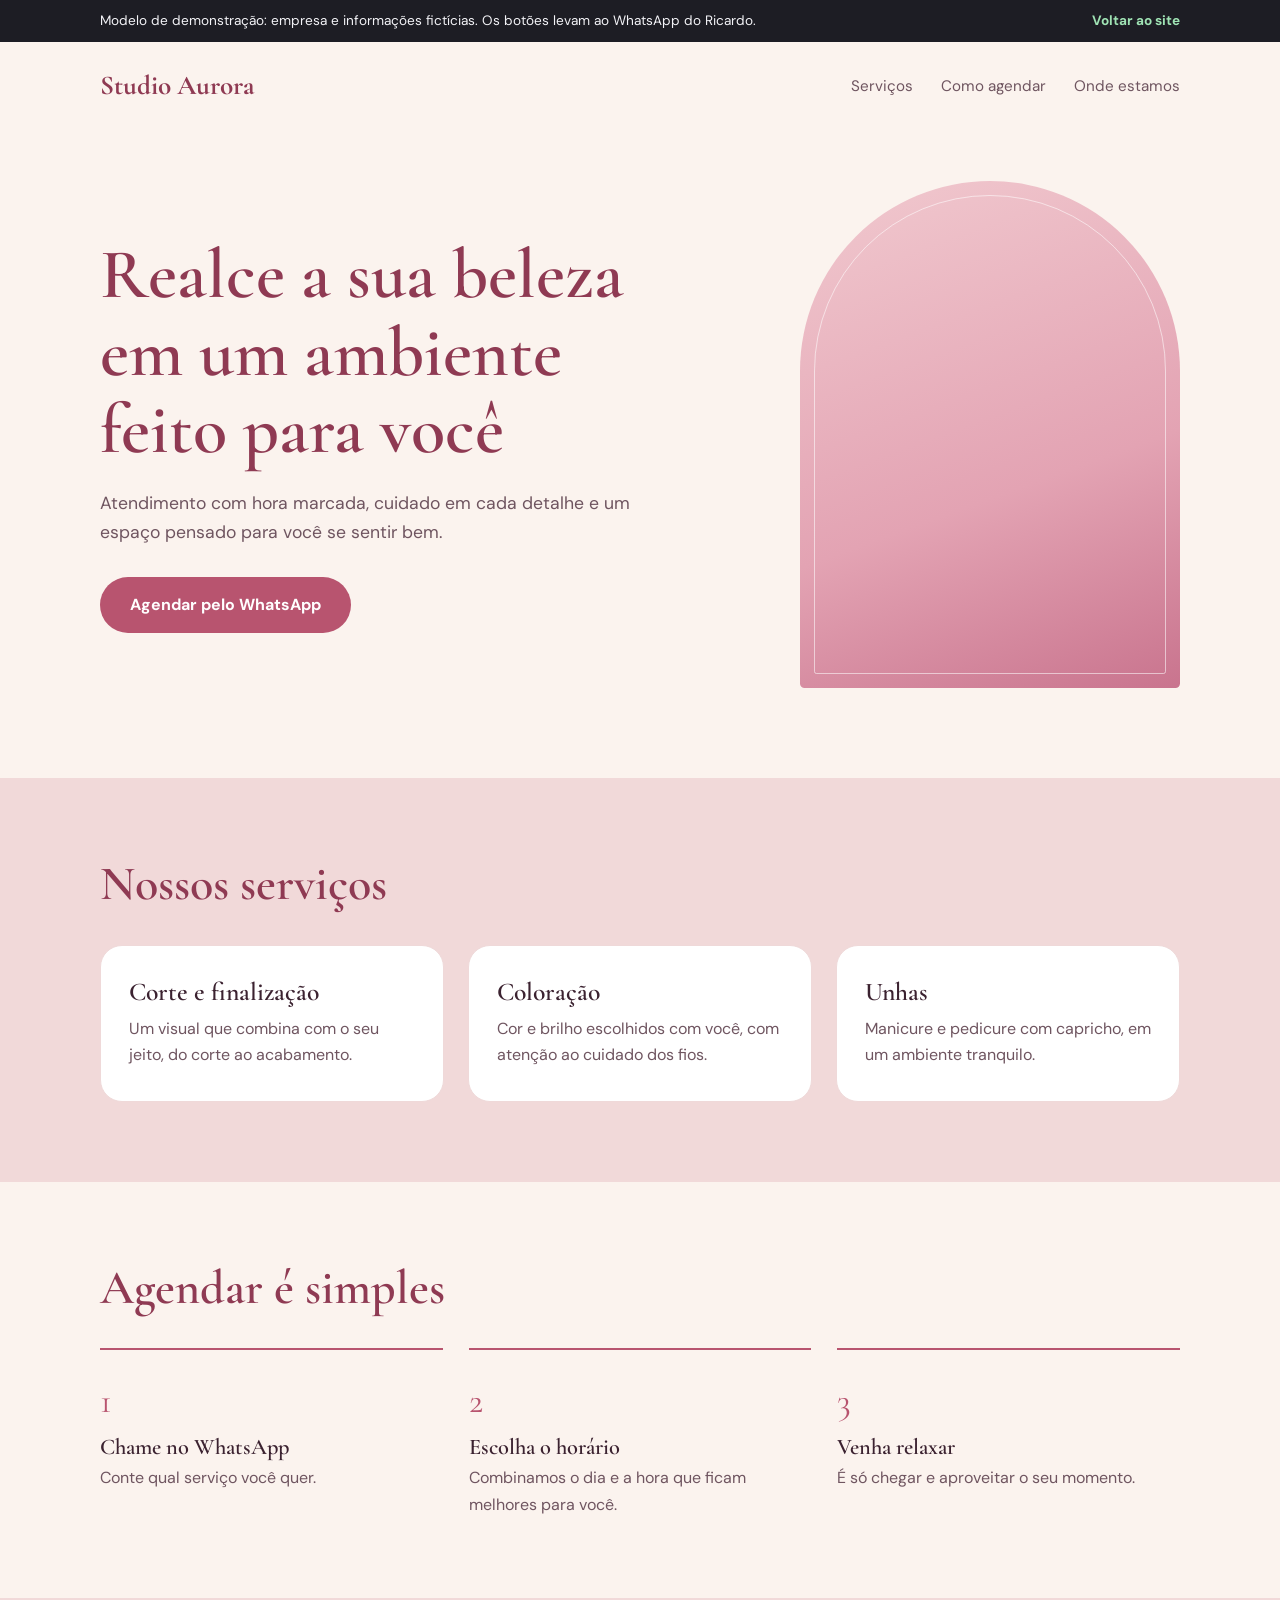
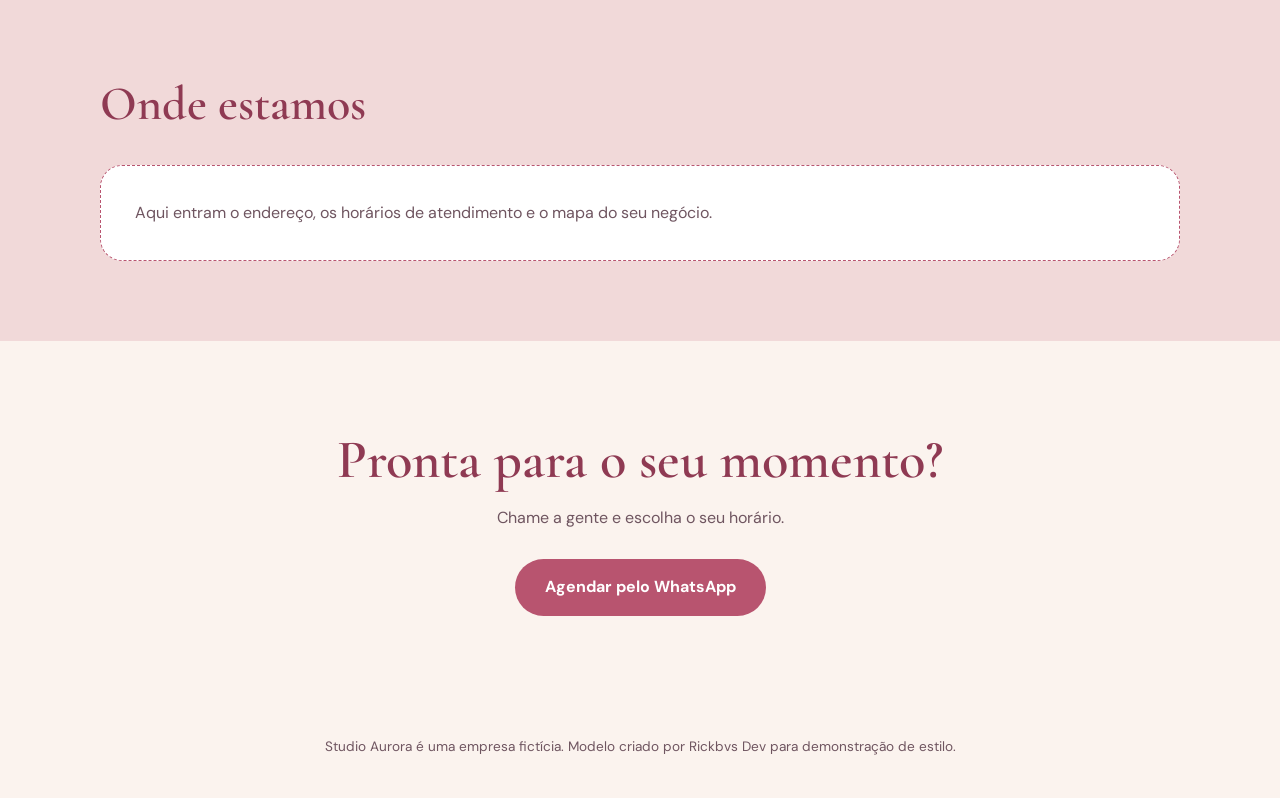
<file: modelos/studio-aurora.html>
<!DOCTYPE html>
<html lang="pt-BR">
<head>
  <meta charset="UTF-8">
  <meta name="viewport" content="width=device-width, initial-scale=1.0">
  <meta name="robots" content="noindex">
  <title>Studio Aurora (modelo de demonstração) | Rickbvs Dev</title>
  <link rel="preconnect" href="https://fonts.googleapis.com">
  <link rel="preconnect" href="https://fonts.gstatic.com" crossorigin>
  <link href="https://fonts.googleapis.com/css2?family=Cormorant+Garamond:wght@500;600;700&family=DM+Sans:wght@400;500;700&display=swap" rel="stylesheet">
  <style>
    :root { --cream:#fbf3ee; --blush:#f1d9d9; --rose:#b8546f; --rose-d:#8f3a53; --ink:#3b2230; --muted:#6f5560; }
    *,*::before,*::after { box-sizing:border-box; margin:0; padding:0; }
    html { scroll-behavior:smooth; }
    body { font-family:'DM Sans',system-ui,sans-serif; background:var(--cream); color:var(--ink); line-height:1.65; }
    h1,h2,h3 { font-family:'Cormorant Garamond',Georgia,serif; line-height:1.1; font-weight:600; }
    a { color:inherit; }
    :focus-visible { outline:2px solid var(--rose); outline-offset:3px; }
    .wrap { width:min(1080px,100% - 40px); margin-inline:auto; }

    .demo-bar { background:#1d1d24; color:#f3f3f7; font-size:.85rem; padding:10px 0; }
    .demo-bar .wrap { display:flex; flex-wrap:wrap; gap:6px 18px; justify-content:space-between; align-items:center; }
    .demo-bar a { color:#9fe3b4; font-weight:700; text-decoration:none; }

    header.top { padding:22px 0; }
    header.top .wrap { display:flex; justify-content:space-between; align-items:center; }
    .logo { font-family:'Cormorant Garamond',serif; font-size:1.7rem; font-weight:700; color:var(--rose-d); text-decoration:none; }
    header nav { display:flex; gap:28px; font-size:.95rem; }
    header nav a { text-decoration:none; color:var(--muted); }

    .btn { display:inline-block; padding:15px 30px; border-radius:999px; background:var(--rose); color:#fff; font-weight:700; text-decoration:none; transition:background .2s; }
    .btn:hover { background:var(--rose-d); }

    .hero { padding:50px 0 90px; }
    .hero .wrap { display:grid; grid-template-columns:1.1fr .9fr; gap:50px; align-items:center; }
    .hero h1 { font-size:clamp(2.6rem,6vw,4.4rem); margin-bottom:20px; color:var(--rose-d); }
    .hero p { color:var(--muted); font-size:1.1rem; max-width:46ch; margin-bottom:30px; }
    .arch { aspect-ratio:3/4; max-width:380px; margin-left:auto; border-radius:999px 999px 24px 24px; background:linear-gradient(160deg,#f1c9cf,#e3a3b3 60%,#c9748e); position:relative; width:100%; }
    .arch::after { content:""; position:absolute; inset:14px; border:1.5px solid rgba(255,255,255,.55); border-radius:999px 999px 14px 14px; }

    section.block { padding:80px 0; }
    section.block.alt { background:var(--blush); }
    .block h2 { font-size:clamp(2rem,4vw,3rem); margin-bottom:34px; color:var(--rose-d); }
    .services { display:grid; grid-template-columns:repeat(auto-fit,minmax(240px,1fr)); gap:24px; }
    .service { background:#fff; border-radius:22px; padding:32px 28px; border:1px solid #efd9d9; }
    .service h3 { font-size:1.6rem; margin-bottom:10px; }
    .service p { color:var(--muted); }

    .steps { list-style:none; display:grid; grid-template-columns:repeat(auto-fit,minmax(220px,1fr)); gap:26px; counter-reset:s; }
    .steps li { counter-increment:s; padding-top:22px; border-top:2px solid var(--rose); }
    .steps li::before { content:counter(s); font-family:'Cormorant Garamond',serif; font-size:2.2rem; color:var(--rose); display:block; }
    .steps h3 { font-size:1.4rem; margin:4px 0 6px; }
    .steps p { color:var(--muted); }

    .place { background:#fff; border:1.5px dashed var(--rose); border-radius:22px; padding:34px; color:var(--muted); }
    .cta { text-align:center; padding:90px 0; }
    .cta h2 { font-size:clamp(2.2rem,5vw,3.4rem); color:var(--rose-d); margin-bottom:14px; }
    .cta p { color:var(--muted); margin-bottom:28px; }
    footer { padding:30px 0 40px; text-align:center; font-size:.85rem; color:var(--muted); }

    @media (max-width:768px) {
      header nav { display:none; }
      .hero { padding:20px 0 60px; }
      .hero .wrap { grid-template-columns:1fr; }
      .arch { margin:0 auto; max-width:260px; }
      section.block { padding:56px 0; }
      .btn { display:block; text-align:center; }
    }
  </style>
</head>
<body>

  <div class="demo-bar">
    <div class="wrap">
      <span>Modelo de demonstração: empresa e informações fictícias. Os botões levam ao WhatsApp do Ricardo.</span>
      <span><a href="../#modelos">Voltar ao site</a></span>
    </div>
  </div>

  <header class="top">
    <div class="wrap">
      <a class="logo" href="#">Studio Aurora</a>
      <nav aria-label="Menu">
        <a href="#servicos">Serviços</a>
        <a href="#como">Como agendar</a>
        <a href="#onde">Onde estamos</a>
      </nav>
    </div>
  </header>

  <main>
    <section class="hero">
      <div class="wrap">
        <div>
          <h1>Realce a sua beleza em um ambiente feito para você</h1>
          <p>Atendimento com hora marcada, cuidado em cada detalhe e um espaço pensado para você se sentir bem.</p>
          <a class="btn" href="https://wa.me/5571996025066?text=Ol%C3%A1%2C%20Ricardo!%20Vi%20o%20modelo%20Studio%20Aurora%20e%20quero%20uma%20landing%20page%20com%20um%20estilo%20parecido." target="_blank" rel="noopener">Agendar pelo WhatsApp</a>
        </div>
        <div class="arch" aria-hidden="true"></div>
      </div>
    </section>

    <section class="block alt" id="servicos">
      <div class="wrap">
        <h2>Nossos serviços</h2>
        <div class="services">
          <article class="service"><h3>Corte e finalização</h3><p>Um visual que combina com o seu jeito, do corte ao acabamento.</p></article>
          <article class="service"><h3>Coloração</h3><p>Cor e brilho escolhidos com você, com atenção ao cuidado dos fios.</p></article>
          <article class="service"><h3>Unhas</h3><p>Manicure e pedicure com capricho, em um ambiente tranquilo.</p></article>
        </div>
      </div>
    </section>

    <section class="block" id="como">
      <div class="wrap">
        <h2>Agendar é simples</h2>
        <ol class="steps">
          <li><h3>Chame no WhatsApp</h3><p>Conte qual serviço você quer.</p></li>
          <li><h3>Escolha o horário</h3><p>Combinamos o dia e a hora que ficam melhores para você.</p></li>
          <li><h3>Venha relaxar</h3><p>É só chegar e aproveitar o seu momento.</p></li>
        </ol>
      </div>
    </section>

    <section class="block alt" id="onde">
      <div class="wrap">
        <h2>Onde estamos</h2>
        <div class="place">Aqui entram o endereço, os horários de atendimento e o mapa do seu negócio.</div>
      </div>
    </section>

    <section class="cta">
      <div class="wrap">
        <h2>Pronta para o seu momento?</h2>
        <p>Chame a gente e escolha o seu horário.</p>
        <a class="btn" href="https://wa.me/5571996025066?text=Ol%C3%A1%2C%20Ricardo!%20Vi%20o%20modelo%20Studio%20Aurora%20e%20quero%20uma%20landing%20page%20com%20um%20estilo%20parecido." target="_blank" rel="noopener">Agendar pelo WhatsApp</a>
      </div>
    </section>
  </main>

  <footer>
    <div class="wrap">Studio Aurora é uma empresa fictícia. Modelo criado por Rickbvs Dev para demonstração de estilo.</div>
  </footer>

</body>
</html>
</file>
<file: style.css>
/* =========================================================
   Rickbvs Dev - estilo glass (vidro fosco sobre fundo escuro)
   ========================================================= */

:root {
  --bg: #060a13;
  --text: #eef3ff;
  --muted: #a3b0cc;
  --faint: #8391b0;

  --azure: #5b8cff;
  --azure-soft: rgba(91, 140, 255, 0.16);
  --wa-light: #34e07b;
  --wa: #1fbf5b;

  --glass-bg: linear-gradient(145deg, rgba(255, 255, 255, 0.10), rgba(255, 255, 255, 0.035));
  --glass-border: rgba(255, 255, 255, 0.13);
  --glass-shadow: inset 0 1px 0 rgba(255, 255, 255, 0.16), 0 24px 60px -24px rgba(0, 0, 0, 0.65);

  --r-lg: 28px;
  --r-md: 20px;
  --r-sm: 14px;

  --font-body: 'Plus Jakarta Sans', system-ui, -apple-system, 'Segoe UI', Roboto, sans-serif;
  --font-display: 'Sora', 'Plus Jakarta Sans', system-ui, -apple-system, 'Segoe UI', Roboto, sans-serif;
}

*, *::before, *::after {
  box-sizing: border-box;
  margin: 0;
  padding: 0;
}

html {
  scroll-behavior: smooth;
  scroll-padding-top: 96px;
  -webkit-text-size-adjust: 100%;
}

body {
  font-family: var(--font-body);
  background: var(--bg);
  color: var(--text);
  line-height: 1.65;
  overflow-x: hidden;
  -webkit-font-smoothing: antialiased;
}

/* Luzes coloridas atrás do vidro: é o que faz o efeito glass aparecer */
body::before {
  content: "";
  position: fixed;
  inset: 0;
  z-index: -1;
  pointer-events: none;
  background:
    radial-gradient(60% 50% at 12% 0%, rgba(91, 140, 255, 0.30), transparent 70%),
    radial-gradient(45% 40% at 92% 18%, rgba(45, 212, 191, 0.14), transparent 70%),
    radial-gradient(55% 45% at 75% 100%, rgba(124, 92, 255, 0.20), transparent 70%);
}

h1, h2, h3, h4 {
  font-family: var(--font-display);
  line-height: 1.2;
  letter-spacing: -0.02em;
  color: var(--text);
}

a { color: inherit; }

:focus-visible {
  outline: 2px solid #9db9ff;
  outline-offset: 3px;
  border-radius: 6px;
}

.skip-link {
  position: absolute;
  left: 16px;
  top: -60px;
  background: #fff;
  color: #060a13;
  padding: 10px 16px;
  border-radius: 10px;
  z-index: 2000;
  font-weight: 600;
  text-decoration: none;
}
.skip-link:focus { top: 12px; }

.container {
  width: min(1140px, 100% - 40px);
  margin-inline: auto;
}

/* ---------- Vidro (glass) ---------- */
.glass {
  background: var(--glass-bg);
  border: 1px solid var(--glass-border);
  box-shadow: var(--glass-shadow);
  -webkit-backdrop-filter: blur(18px) saturate(150%);
  backdrop-filter: blur(18px) saturate(150%);
}

@supports not ((backdrop-filter: blur(1px)) or (-webkit-backdrop-filter: blur(1px))) {
  .glass { background: rgba(18, 27, 48, 0.94); }
}

/* ---------- Botões ---------- */
.btn {
  display: inline-flex;
  align-items: center;
  justify-content: center;
  gap: 10px;
  padding: 12px 22px;
  border-radius: 999px;
  font-family: var(--font-body);
  font-size: 0.95rem;
  font-weight: 700;
  text-decoration: none;
  cursor: pointer;
  border: 1px solid transparent;
  transition: transform 0.2s ease, box-shadow 0.2s ease, background 0.2s ease;
}

.btn-large { padding: 16px 30px; font-size: 1.02rem; }
.btn-block { width: 100%; }

.btn-whatsapp {
  background: linear-gradient(180deg, var(--wa-light), var(--wa));
  color: #04210f;
  box-shadow: 0 12px 30px -10px rgba(37, 211, 102, 0.6), inset 0 1px 0 rgba(255, 255, 255, 0.4);
}
.btn-whatsapp:hover { transform: translateY(-2px); box-shadow: 0 16px 34px -10px rgba(37, 211, 102, 0.7), inset 0 1px 0 rgba(255, 255, 255, 0.4); }
.btn-whatsapp i { font-size: 1.25em; }

.btn-glass {
  background: rgba(255, 255, 255, 0.07);
  border-color: var(--glass-border);
  color: var(--text);
  -webkit-backdrop-filter: blur(12px);
  backdrop-filter: blur(12px);
}
.btn-glass:hover { background: rgba(255, 255, 255, 0.13); transform: translateY(-2px); }

/* ---------- Navbar ---------- */
.navbar {
  position: fixed;
  top: 12px;
  left: 50%;
  translate: -50% 0;
  width: min(1180px, 100% - 24px);
  z-index: 1000;
  border-radius: 20px;
  transition: transform 0.3s ease-in-out;
}

.navbar--hidden { transform: translateY(-140%); }

.nav-container {
  display: flex;
  align-items: center;
  justify-content: space-between;
  padding: 10px 14px 10px 22px;
}

.nav-logo {
  font-family: var(--font-display);
  font-size: 1.25rem;
  font-weight: 700;
  text-decoration: none;
  white-space: nowrap;
}
.logo-code { color: var(--azure); }

.nav-menu {
  display: flex;
  align-items: center;
  gap: 26px;
}

.nav-link {
  color: var(--muted);
  text-decoration: none;
  font-size: 0.92rem;
  font-weight: 500;
  transition: color 0.2s;
}
.nav-link:hover { color: var(--text); }

.nav-cta { padding: 10px 20px; }

.nav-toggle {
  display: none;
  background: none;
  border: 0;
  color: var(--text);
  font-size: 1.4rem;
  width: 44px;
  height: 44px;
  border-radius: 12px;
  cursor: pointer;
}

/* ---------- Topo (hero) ---------- */
.hero { padding: 150px 0 70px; }

.hero-grid {
  display: grid;
  grid-template-columns: 1.1fr 0.9fr;
  gap: 56px;
  align-items: center;
}

.hero-badge {
  display: inline-flex;
  align-items: center;
  gap: 10px;
  padding: 7px 16px;
  border-radius: 999px;
  background: rgba(255, 255, 255, 0.07);
  border: 1px solid var(--glass-border);
  color: #c9d8ff;
  font-size: 0.85rem;
  font-weight: 600;
  margin-bottom: 26px;
}

.pulse-dot {
  width: 8px;
  height: 8px;
  border-radius: 50%;
  background: var(--wa-light);
  box-shadow: 0 0 10px var(--wa-light);
}

.hero-title {
  font-size: clamp(2.1rem, 4.6vw, 3.5rem);
  line-height: 1.1;
  letter-spacing: -0.03em;
  margin-bottom: 22px;
}

.hero-subtitle {
  font-size: 1.1rem;
  color: var(--muted);
  max-width: 540px;
  margin-bottom: 34px;
}

.hero-actions {
  display: flex;
  flex-wrap: wrap;
  gap: 14px;
  margin-bottom: 30px;
}

.hero-points {
  list-style: none;
  display: flex;
  flex-wrap: wrap;
  gap: 10px 22px;
  color: var(--muted);
  font-size: 0.92rem;
}
.hero-points li { display: flex; align-items: center; gap: 8px; }
.hero-points i { color: var(--wa-light); font-size: 0.8rem; }

/* Ilustração do site (única animação automática da página) */
.hero-visual {
  position: relative;
  padding-bottom: 44px;
}

.mock-browser {
  width: 90%;
  border-radius: var(--r-md);
  overflow: hidden;
}

.mock-bar {
  display: flex;
  align-items: center;
  gap: 7px;
  padding: 12px 16px;
  border-bottom: 1px solid var(--glass-border);
}
.mock-bar > span {
  width: 10px;
  height: 10px;
  border-radius: 50%;
  background: rgba(255, 255, 255, 0.22);
}
.mock-url {
  margin-left: 10px;
  flex: 1;
  padding: 4px 12px;
  border-radius: 999px;
  background: rgba(255, 255, 255, 0.07);
  color: var(--faint);
  font-size: 0.72rem;
}

.mock-body { padding: 26px 24px 28px; }

.mock-line {
  height: 9px;
  border-radius: 6px;
  background: rgba(255, 255, 255, 0.14);
  margin-bottom: 10px;
}
.mock-line.lg { height: 16px; background: rgba(255, 255, 255, 0.3); margin-bottom: 12px; }
.w60 { width: 60%; } .w70 { width: 70%; } .w85 { width: 85%; } .w90 { width: 90%; }

.mock-btn {
  display: inline-flex;
  align-items: center;
  gap: 8px;
  margin: 14px 0 22px;
  padding: 9px 18px;
  border-radius: 999px;
  background: linear-gradient(180deg, var(--wa-light), var(--wa));
  color: #04210f;
  font-size: 0.78rem;
  font-weight: 700;
}
.mock-btn.small { margin: 12px 0 0; padding: 8px 12px; font-size: 0.7rem; }

.mock-tiles { display: grid; grid-template-columns: repeat(3, 1fr); gap: 10px; }
.mock-tiles i {
  height: 54px;
  border-radius: 12px;
  background: var(--azure-soft);
  border: 1px solid rgba(91, 140, 255, 0.25);
}

.mock-phone {
  position: absolute;
  right: 0;
  bottom: 0;
  width: 31%;
  min-width: 118px;
  padding: 14px 14px 18px;
  border-radius: 24px;
}
.mock-notch {
  width: 34%;
  height: 5px;
  border-radius: 4px;
  background: rgba(255, 255, 255, 0.28);
  margin: 0 auto 16px;
}

@keyframes rise {
  from { opacity: 0; transform: translateY(18px); }
  to { opacity: 1; transform: none; }
}

.hero-copy > * { animation: rise 0.8s cubic-bezier(0.16, 1, 0.3, 1) both; }
.hero-copy > :nth-child(2) { animation-delay: 0.08s; }
.hero-copy > :nth-child(3) { animation-delay: 0.16s; }
.hero-copy > :nth-child(4) { animation-delay: 0.24s; }
.hero-copy > :nth-child(5) { animation-delay: 0.32s; }
.hero-visual { animation: rise 1s 0.25s cubic-bezier(0.16, 1, 0.3, 1) both; }

/* ---------- Seções ---------- */
.section { padding: 88px 0; }

.section-head {
  max-width: 660px;
  margin-bottom: 44px;
}
.section-head h2 {
  font-size: clamp(1.7rem, 3.4vw, 2.5rem);
  margin-bottom: 14px;
}
.section-head p { color: var(--muted); font-size: 1.05rem; }

/* Vantagens (blocos de tamanhos diferentes) */
.bento {
  display: grid;
  grid-template-columns: repeat(3, 1fr);
  gap: 20px;
}

.tile {
  padding: 32px 30px;
  border-radius: var(--r-md);
}
.tile.wide { grid-column: span 2; }

.tile-icon {
  width: 50px;
  height: 50px;
  display: grid;
  place-items: center;
  border-radius: 14px;
  background: var(--azure-soft);
  border: 1px solid rgba(91, 140, 255, 0.3);
  color: #9db9ff;
  font-size: 1.3rem;
  margin-bottom: 20px;
}

.tile h3 { font-size: 1.15rem; margin-bottom: 10px; }
.tile p { color: var(--muted); font-size: 0.97rem; max-width: 56ch; }

/* Passos (é uma sequência de verdade, por isso são numerados) */
.steps {
  list-style: none;
  display: grid;
  grid-template-columns: repeat(4, 1fr);
  gap: 20px;
}

.step {
  padding: 30px 26px;
  border-radius: var(--r-md);
}

.step-num {
  display: grid;
  place-items: center;
  width: 40px;
  height: 40px;
  border-radius: 50%;
  background: linear-gradient(180deg, #7aa2ff, var(--azure));
  color: #061029;
  font-family: var(--font-display);
  font-weight: 700;
  margin-bottom: 18px;
}

.step h3 { font-size: 1.08rem; margin-bottom: 10px; }
.step p { color: var(--muted); font-size: 0.94rem; }

/* O que está incluso */
.included-grid {
  display: grid;
  grid-template-columns: 1.1fr 0.9fr;
  gap: 20px;
}

.panel {
  padding: 34px 32px;
  border-radius: var(--r-lg);
}
.panel h3 { font-size: 1.2rem; margin-bottom: 20px; }

.check-list, .plus-list {
  list-style: none;
  display: grid;
  gap: 14px;
}
.check-list li, .plus-list li {
  display: flex;
  gap: 12px;
  align-items: flex-start;
  color: var(--text);
  font-size: 0.98rem;
}
.check-list i { color: var(--wa-light); margin-top: 5px; }
.plus-list i { color: #9db9ff; margin-top: 5px; }

.panel-note {
  margin-top: 24px;
  padding-top: 20px;
  border-top: 1px solid var(--glass-border);
  color: var(--muted);
  font-size: 0.93rem;
}

/* Monte seu pedido */
.builder {
  display: grid;
  grid-template-columns: 1.4fr 1fr;
  gap: 20px;
  align-items: start;
}

.builder-options { display: grid; gap: 30px; }

.field-label, .choice-group legend {
  display: block;
  font-family: var(--font-display);
  font-weight: 600;
  font-size: 1.02rem;
  margin-bottom: 14px;
  padding: 0;
}
.optional { color: var(--faint); font-family: var(--font-body); font-weight: 500; font-size: 0.88rem; }

input[type="text"] {
  width: 100%;
  padding: 14px 16px;
  border-radius: var(--r-sm);
  border: 1px solid var(--glass-border);
  background: rgba(255, 255, 255, 0.05);
  color: var(--text);
  font: inherit;
}
input[type="text"]::placeholder { color: var(--faint); }
input[type="text"]:focus-visible { outline-offset: 1px; border-color: var(--azure); }

.choice-group { border: 0; display: grid; gap: 12px; }

.choice { display: block; cursor: pointer; position: relative; }

/* O campo real fica escondido só visualmente, assim o teclado continua funcionando */
.choice input {
  position: absolute;
  opacity: 0;
  width: 1px;
  height: 1px;
}

.choice-box {
  display: block;
  position: relative;
  padding: 16px 20px 16px 56px;
  border-radius: var(--r-sm);
  border: 1px solid var(--glass-border);
  background: rgba(255, 255, 255, 0.04);
  transition: border-color 0.2s, background 0.2s;
}
.choice-box strong { display: block; font-size: 0.98rem; margin-bottom: 2px; }
.choice-box span { display: block; color: var(--muted); font-size: 0.88rem; line-height: 1.5; }

/* Marcador: bolinha para escolha única, quadradinho para extras */
.choice-box::before {
  content: "";
  position: absolute;
  left: 20px;
  top: 19px;
  width: 20px;
  height: 20px;
  border-radius: 50%;
  border: 2px solid rgba(255, 255, 255, 0.35);
  background: transparent;
  transition: all 0.2s;
}
.choice input[type="checkbox"] + .choice-box::before { border-radius: 6px; }

.choice:hover .choice-box { background: rgba(255, 255, 255, 0.08); }

.choice input:checked + .choice-box {
  border-color: var(--azure);
  background: var(--azure-soft);
}
.choice input:checked + .choice-box::before {
  border-color: var(--azure);
  background: var(--azure);
  box-shadow: inset 0 0 0 4px #0c1530;
}
.choice input[type="checkbox"]:checked + .choice-box::before {
  box-shadow: inset 0 0 0 3px #0c1530;
}
.choice input:focus-visible + .choice-box {
  outline: 2px solid #9db9ff;
  outline-offset: 2px;
}

.summary {
  position: sticky;
  top: 100px;
}
.summary h3 { font-size: 1.2rem; margin-bottom: 20px; }

.summary-list { display: grid; gap: 4px; margin-bottom: 22px; }
.summary-list dt { color: var(--faint); font-size: 0.82rem; margin-top: 12px; }
.summary-list dd { font-weight: 600; font-size: 0.98rem; overflow-wrap: anywhere; }

.summary-note {
  color: var(--muted);
  font-size: 0.9rem;
  padding: 16px 0 22px;
  border-top: 1px solid var(--glass-border);
}

/* Dúvidas frequentes */
.faq-wrap { max-width: 820px; }

.faq { display: grid; gap: 12px; }

.faq details {
  border-radius: var(--r-md);
  padding: 0 26px;
}

.faq summary {
  list-style: none;
  cursor: pointer;
  display: flex;
  align-items: center;
  justify-content: space-between;
  gap: 16px;
  padding: 20px 0;
  font-family: var(--font-display);
  font-weight: 600;
  font-size: 1rem;
}
.faq summary::-webkit-details-marker { display: none; }
.faq summary::after {
  content: "+";
  flex: none;
  width: 30px;
  height: 30px;
  display: grid;
  place-items: center;
  border-radius: 50%;
  background: rgba(255, 255, 255, 0.08);
  color: #9db9ff;
  font-size: 1.2rem;
  transition: transform 0.25s ease;
}
.faq details[open] summary::after { transform: rotate(45deg); }
.faq details p { color: var(--muted); padding-bottom: 22px; max-width: 64ch; }

/* Chamada final */
.contact-box {
  text-align: center;
  padding: 68px 32px;
  border-radius: var(--r-lg);
  background:
    radial-gradient(70% 90% at 50% 0%, rgba(91, 140, 255, 0.22), transparent 70%),
    var(--glass-bg);
}
.contact-box h2 { font-size: clamp(1.7rem, 3.4vw, 2.4rem); margin-bottom: 14px; }
.contact-box > p { color: var(--muted); max-width: 520px; margin: 0 auto 30px; font-size: 1.05rem; }
.contact-box .contact-alt { margin: 26px auto 0; font-size: 0.92rem; color: var(--faint); }
.contact-alt a { color: #c9d8ff; }

/* Rodapé */
.footer {
  border-top: 1px solid var(--glass-border);
  padding: 28px 0 40px;
  color: var(--faint);
  font-size: 0.9rem;
}
.footer-content {
  display: flex;
  justify-content: space-between;
  align-items: center;
  gap: 16px;
  flex-wrap: wrap;
}
.footer a { text-decoration: none; color: var(--muted); }
.footer a:hover { color: var(--text); }

/* Botão flutuante do WhatsApp */
.wa-float {
  position: fixed;
  right: max(18px, env(safe-area-inset-right));
  bottom: max(18px, env(safe-area-inset-bottom));
  z-index: 900;
  display: inline-flex;
  align-items: center;
  gap: 10px;
  padding: 14px 22px 14px 18px;
  border-radius: 999px;
  background: linear-gradient(180deg, var(--wa-light), var(--wa));
  color: #04210f;
  font-weight: 700;
  font-size: 0.95rem;
  text-decoration: none;
  box-shadow: 0 16px 36px -10px rgba(37, 211, 102, 0.65), inset 0 1px 0 rgba(255, 255, 255, 0.4);
  opacity: 0;
  visibility: hidden;
  transform: translateY(16px);
  transition: opacity 0.3s ease, transform 0.3s ease, visibility 0.3s;
}
.wa-float i { font-size: 1.6rem; }
.wa-float.visible { opacity: 1; visibility: visible; transform: none; }
.wa-float:hover { filter: brightness(1.05); }

/* ---------- Tablet ---------- */
@media (max-width: 960px) {
  .hero { padding-top: 130px; }
  .hero-grid { grid-template-columns: 1fr; gap: 44px; }
  .hero-visual { max-width: 520px; }

  .steps { grid-template-columns: repeat(2, 1fr); }
  .included-grid, .builder { grid-template-columns: 1fr; }
  .summary { position: static; }
}

/* ---------- Celular ---------- */
@media (max-width: 768px) {
  .section { padding: 64px 0; }

  .nav-container { padding: 8px 10px 8px 18px; }
  .nav-toggle { display: grid; place-items: center; }

  .nav-menu {
    position: absolute;
    top: calc(100% + 10px);
    left: 0;
    right: 0;
    flex-direction: column;
    align-items: stretch;
    gap: 4px;
    padding: 16px;
    border-radius: 20px;
    background: rgba(10, 16, 30, 0.96);
    border: 1px solid var(--glass-border);
    -webkit-backdrop-filter: blur(20px);
    backdrop-filter: blur(20px);
    display: none;
  }
  .nav-menu.active { display: flex; }
  .nav-link { padding: 12px 10px; font-size: 1rem; }
  .nav-cta { margin-top: 8px; }

  .hero { padding: 110px 0 40px; }
  .hero-actions .btn { width: 100%; }

  .bento, .steps { grid-template-columns: 1fr; }
  .tile.wide { grid-column: auto; }
  .tile, .step, .panel { padding: 26px 22px; }

  .faq details { padding: 0 20px; }
  .contact-box { padding: 48px 22px; }
  .contact-box .btn { width: 100%; }

  /* No celular o botão flutuante vira só o ícone */
  .wa-float { padding: 15px; }
  .wa-float span { display: none; }
  .wa-float i { font-size: 1.9rem; }
}

/* Respeita quem prefere menos movimento */
@media (prefers-reduced-motion: reduce) {
  html { scroll-behavior: auto; }
  *, *::before, *::after {
    animation: none !important;
    transition: none !important;
  }
}

/* ---------- Modelos de demonstração ---------- */
.demos {
  display: grid;
  grid-template-columns: repeat(auto-fit, minmax(270px, 1fr));
  gap: 20px;
}

.demo-card {
  display: flex;
  flex-direction: column;
  gap: 18px;
  padding: 16px 16px 24px;
  border-radius: var(--r-md);
  text-decoration: none;
  transition: transform 0.25s ease, border-color 0.25s ease;
}
.demo-card:hover { transform: translateY(-4px); border-color: rgba(157, 185, 255, 0.5); }

.demo-preview {
  height: 180px;
  border-radius: var(--r-sm);
  padding: 24px;
  display: flex;
  flex-direction: column;
  justify-content: center;
  gap: 10px;
}
.demo-preview b { width: 58%; height: 16px; border-radius: 6px; background: currentColor; }
.demo-preview i { height: 8px; border-radius: 5px; background: currentColor; opacity: 0.45; }
.demo-preview i:nth-of-type(1) { width: 82%; }
.demo-preview i:nth-of-type(2) { width: 62%; }
.demo-preview em { width: 38%; height: 26px; border-radius: 999px; margin-top: 8px; }

.demo-aurora { background: linear-gradient(135deg, #f6e3dc, #e9c9d1); color: #5a2b3b; }
.demo-aurora em { background: #b8546f; }
.demo-alfa { background: linear-gradient(135deg, #0f2a44, #14506b); color: #e8f4f8; }
.demo-alfa em { background: #35c2b0; border-radius: 8px; }
.demo-pulse { background: linear-gradient(135deg, #0b0b0f, #1b1f12); color: #f4f4f0; }
.demo-pulse em { background: #c6f432; border-radius: 4px; }

.demo-info { padding: 0 8px; display: grid; gap: 8px; justify-items: start; }
.demo-badge {
  padding: 4px 12px;
  border-radius: 999px;
  background: rgba(255, 255, 255, 0.08);
  border: 1px solid var(--glass-border);
  color: #c9d8ff;
  font-size: 0.78rem;
  font-weight: 600;
}
.demo-info h3 { font-size: 1.2rem; }
.demo-info p { color: var(--muted); font-size: 0.93rem; }
.demo-link { color: #9db9ff; font-weight: 700; font-size: 0.93rem; }

/* Valor inicial nas opções do pedido */
.choice-box .choice-price {
  display: block;
  color: var(--wa-light);
  font-weight: 700;
  font-size: 0.88rem;
  margin-bottom: 4px;
}
</file>
